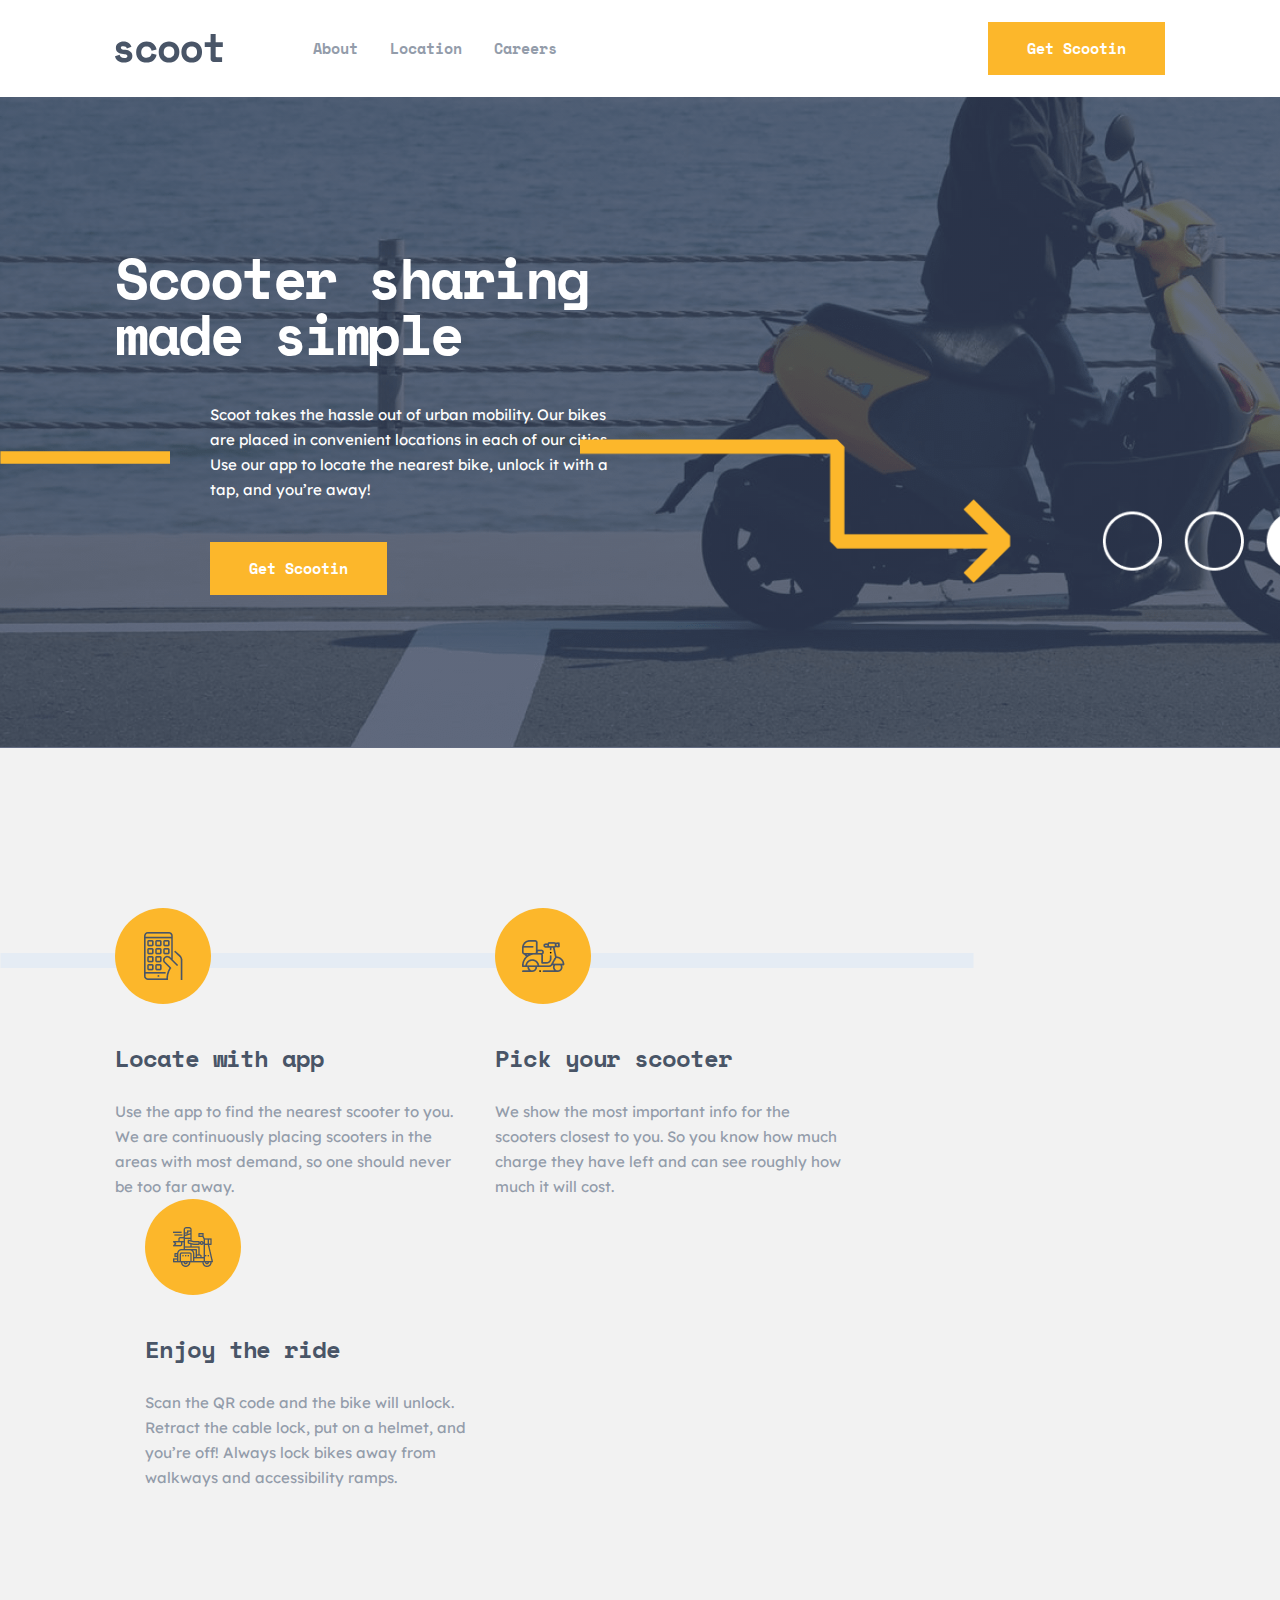
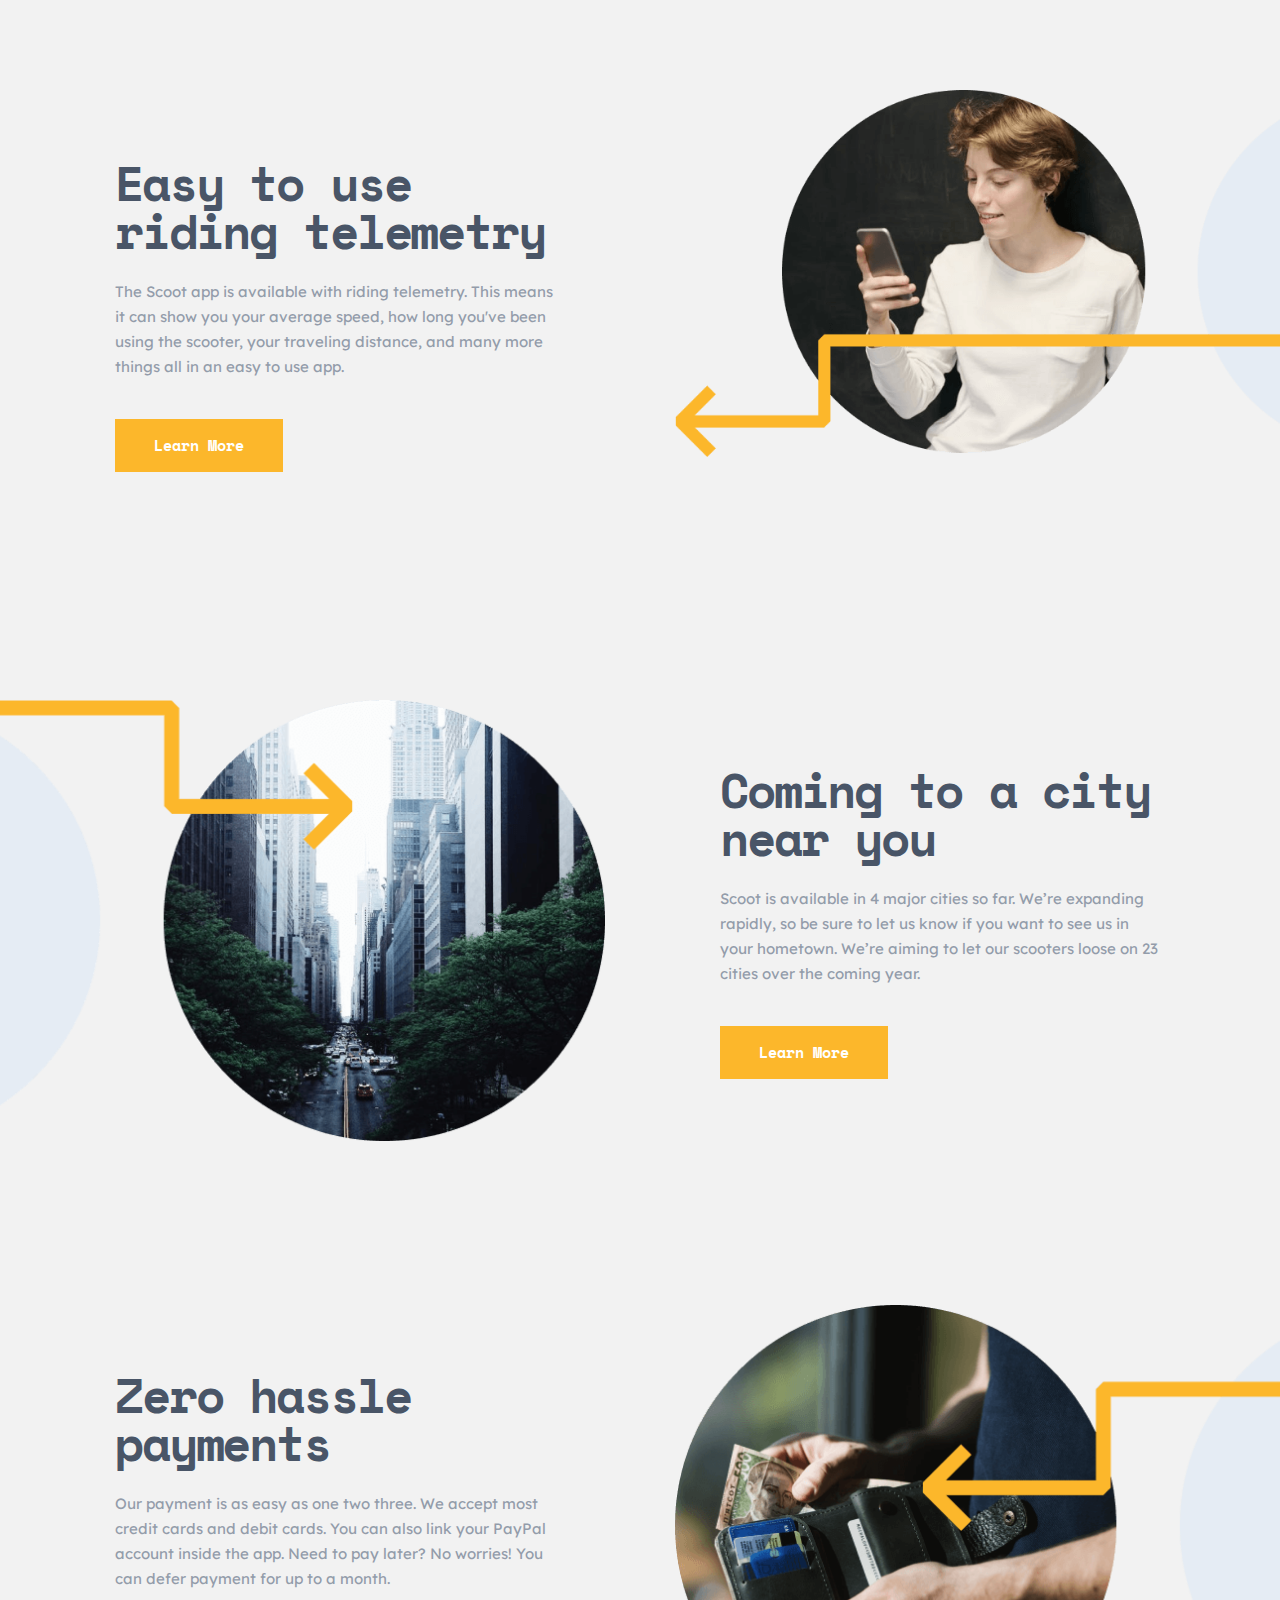
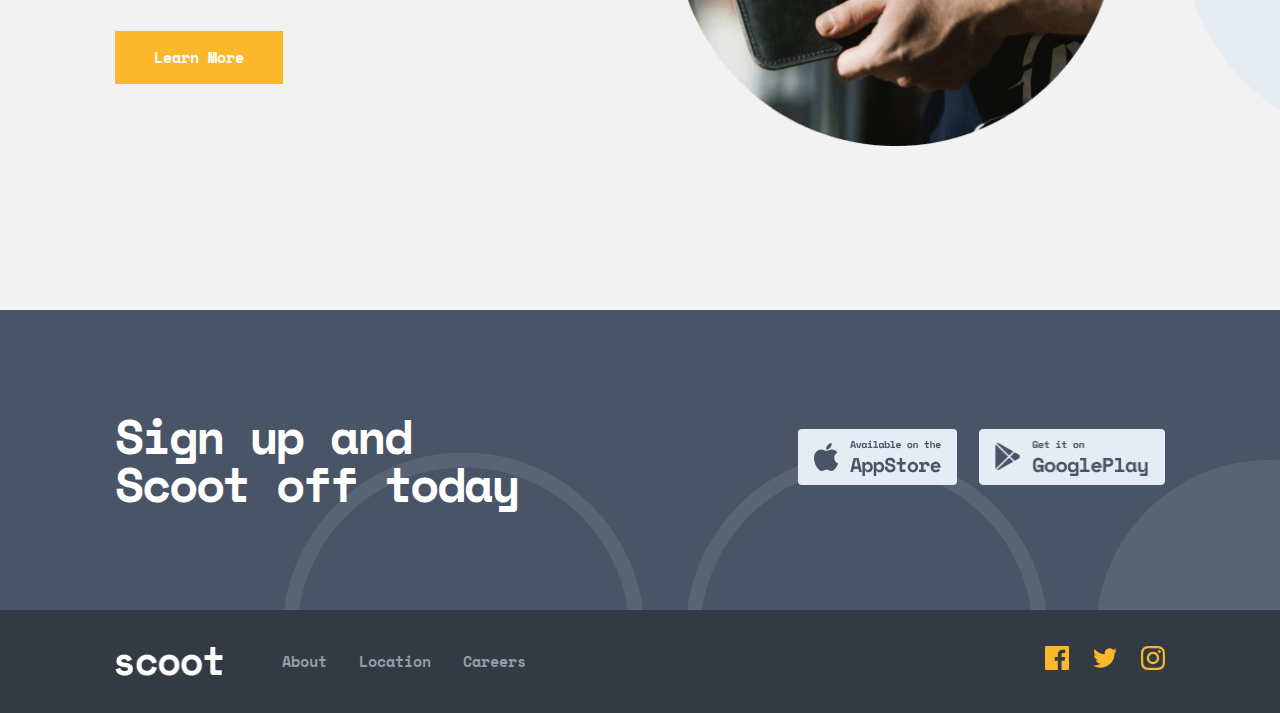
<file: index.html>
<!DOCTYPE html>
<html lang="en">
<head>
  <meta charset="UTF-8">
  <meta http-equiv="X-UA-Compatible" content="IE=edge">
  <meta name="viewport" content="width=device-width, initial-scale=1.0">
  <title>Scoot</title>
  <link rel="stylesheet" href="css/normalize.min.css">
  <link rel="stylesheet" href="css/main.css">
</head>
<body>
  <!-- HEADER  -->
  <header class="site-header">
    <nav class="site-nav">
      <div class="container site-nav-container">
        <a class="logo">
          <img src="img/logo.svg" alt="Logo image" width="108" height="29">
        </a>
        
      <button class="gamburger"></button>

        <ul class="nav-list list">
          <li class="nav-item">
            <a class="nav-link" href="about.html">About</a>
          </li>
  
          <li class="nav-item">
            <a class="nav-link" href="location.html">Location</a>
          </li>
          
          <li class="nav-item">
            <a class="nav-link" href="careers.html">Careers</a>
          </li>
        </ul>
  
        <a class="nav-get-scotin button" href="#">Get Scootin</a>
      </div>
    </nav>
  </header>
  <!-- HEADER END -->

  <!-- HERO  -->
  <div class="hero-section">
    <div class="container home-hero-container">
      <div class="hero-info">
        <h1 class="hero-heading">
          Scooter sharing made simple
        </h1>
        <p class="hero-text">
          Scoot takes the hassle out of urban mobility. Our bikes are placed in convenient locations in each of our cities. Use our app to locate the nearest bike, unlock it with a tap, and you’re away!
        </p>
        <a class="hero-link button"  href="#">Get Scootin</a>
      </div>
    </div>
  </div>
  <!-- HERO END  -->

  <!-- MAIN -->
  <main class="home-main">
    <!-- our conveniences -->
    <section class="our-conveniences">
      <div class="container conveniences-container">
        <h2 class="visually-hidden">Our conveniences</h2>
        <div class="conveniences-item app">
          <h3 class="conveniences-title">Locate with app</h3>
          <p class="conveniences-text">
            Use the app to find the nearest scooter to you. We are continuously placing scooters in the areas with most demand, so one should never be too far away. 
          </p>
        </div>

        <div class="conveniences-item scooter">
          <h3 class="conveniences-title">Pick your scooter</h3>
          <p class="conveniences-text">
            We show the most important info for the scooters closest to you. So you know how much charge they have left and can see roughly how much it will cost.
          </p>
        </div>

        <div class="conveniences-item ride">
          <h3 class="conveniences-title">Enjoy the ride</h3>
          <p class="conveniences-text">
            Scan the QR code and the bike will unlock. Retract the cable lock, put on a helmet, and you’re off! Always lock bikes away from walkways and accessibility ramps.
          </p>
        </div>
      </div>
    </section>
    <!-- our conveniences end  -->

    <!-- our-offer home-offer -->
    <section class="our-offer home-our-offer">
      <div class="container offer-container home-offer-container">
        <h2 class="visually-hidden">Our offers</h2>
        <ul class="offer-list home-offer-list">
          <li class="offer-item home-offer-item easy">
            <div class="offer-wrapper home-offer-wrapper">
              <h3 class="offer-title home-offer-title">Easy to use
                riding telemetry</h3>
              <p class="offer-info home-offer-info">
                The Scoot app is available with riding telemetry. This means it can show you your average speed, how long you've been using the scooter, your traveling distance, and many more things all in an easy to use app.
              </p>
              <a href="" class="offer-link home-offer-link button">Learn More</a>
            </div>
          </li>

          <li class="offer-item home-offer-item coming">
            <div class="offer-wrapper home-offer-wrapper">
              <h3 class="offer-title home-offer-title">Coming to a city near you</h3>
              <p class="offer-info home-offer-info">
                Scoot is available in 4 major cities so far. We’re expanding rapidly, so be sure to let us know if you want to see us in your hometown. We’re aiming to let our scooters loose on 23 cities over the coming year.
              </p>
              <a href="" class="offer-link home-offer-link button">Learn More</a>
            </div>
          </li>

          <li class="offer-item home-offer-item zero">
            <div class="offer-wrapper home-offer-wrapper">
              <h3 class="offer-title home-offer-title">Zero hassle payments</h3>
              <p class="offer-info home-offer-info">
                Our payment is as easy as one two three. We accept most credit cards and debit cards. You can also link your PayPal account inside the app. Need to pay later? No worries! You can defer payment for up to a month.
              </p>
              <a href="" class="offer-link home-offer-link button">Learn More</a>
            </div>
          </li>
        </ul>
      </div>
    </section>
    <!-- our-offer home-offer end  -->
  </main>
  <!-- MAIN END  -->

  <!-- SITE FOOTER -->
  <footer class="site-footer">
    <!-- sign-in-section  -->
    <section class="sign-in-section">
      <div class="container sign-in-container">
        <h2 class="footer-heading">Sign up and Scoot off today</h2>
        <div class="app-box">
          <a class="app-store" href="#">
            <img src="img/app-store.svg" alt="app store" width="159" height="56">
          </a>
          <a class="google-play" href="#">
            <img src="img/google-play.png" alt="google play" width="186" height="56">
          </a>
        </div>
      </div>
    </section>
    <!-- sign-in-section end  -->

    <!-- footer-nav  -->
    <section class="footer-nav">
      <div class="container footer-nav-container">
        <h2 class="visually-hidden">Footer navigation and our social networks</h2>
        <a class="footer-logo" href="index.html">
          <img class="footer-logo-img" src="img/footer-log.png" alt="footer logo image" width="108" height="29">
        </a>
        <ul class="footer-nav-list list">
          <li class="footer-nav-item">
            <a class="footer-nav-link" href="about.html">About</a>
          </li>
  
          <li class="footer-nav-item">
            <a class="footer-nav-link" href="location.html">Location</a>
          </li>
  
          <li class="footer-nav-item">
            <a class="footer-nav-link" href="careers.html">Careers</a>
          </li>
        </ul>
        <div class="social-networks">
          <a href="#" class="social-network">
            <svg class="social-network" width="24" height="24" viewBox="0 0 24 24" fill="none" xmlns="http://www.w3.org/2000/svg">
              <path d="M22.675 0H1.325C0.593 0 0 0.593 0 1.325V22.676C0 23.407 0.593 24 1.325 24H12.82V14.706H9.692V11.084H12.82V8.413C12.82 5.313 14.713 3.625 17.479 3.625C18.804 3.625 19.942 3.724 20.274 3.768V7.008L18.356 7.009C16.852 7.009 16.561 7.724 16.561 8.772V11.085H20.148L19.681 14.707H16.561V24H22.677C23.407 24 24 23.407 24 22.675V1.325C24 0.593 23.407 0 22.675 0Z" fill="#FCB72B"/>
            </svg>
          </a>
          <a href="#" class="social-network">
            <svg class="social-network" width="24" height="20" viewBox="0 0 24 20" fill="none" xmlns="http://www.w3.org/2000/svg">
              <path d="M24 2.557C23.117 2.949 22.168 3.213 21.172 3.332C22.189 2.723 22.97 1.758 23.337 0.608001C22.386 1.172 21.332 1.582 20.21 1.803C19.313 0.846001 18.032 0.248001 16.616 0.248001C13.437 0.248001 11.101 3.214 11.819 6.293C7.728 6.088 4.1 4.128 1.671 1.149C0.381 3.362 1.002 6.257 3.194 7.723C2.388 7.697 1.628 7.476 0.965 7.107C0.911 9.388 2.546 11.522 4.914 11.997C4.221 12.185 3.462 12.229 2.69 12.081C3.316 14.037 5.134 15.46 7.29 15.5C5.22 17.123 2.612 17.848 0 17.54C2.179 18.937 4.768 19.752 7.548 19.752C16.69 19.752 21.855 12.031 21.543 5.106C22.505 4.411 23.34 3.544 24 2.557Z" fill="#FCB72B"/>
            </svg>
          </a>
          <a href="#" class="social-network">
            <svg width="24" height="24" viewBox="0 0 24 24" fill="none" xmlns="http://www.w3.org/2000/svg">
              <path fill-rule="evenodd" clip-rule="evenodd" d="M12 0C8.741 0 8.333 0.014 7.053 0.072C2.695 0.272 0.273 2.69 0.073 7.052C0.014 8.333 0 8.741 0 12C0 15.259 0.014 15.668 0.072 16.948C0.272 21.306 2.69 23.728 7.052 23.928C8.333 23.986 8.741 24 12 24C15.259 24 15.668 23.986 16.948 23.928C21.302 23.728 23.73 21.31 23.927 16.948C23.986 15.668 24 15.259 24 12C24 8.741 23.986 8.333 23.928 7.053C23.732 2.699 21.311 0.273 16.949 0.073C15.668 0.014 15.259 0 12 0ZM12 2.163C15.204 2.163 15.584 2.175 16.85 2.233C20.102 2.381 21.621 3.924 21.769 7.152C21.827 8.417 21.838 8.797 21.838 12.001C21.838 15.206 21.826 15.585 21.769 16.85C21.62 20.075 20.105 21.621 16.85 21.769C15.584 21.827 15.206 21.839 12 21.839C8.796 21.839 8.416 21.827 7.151 21.769C3.891 21.62 2.38 20.07 2.232 16.849C2.174 15.584 2.162 15.205 2.162 12C2.162 8.796 2.175 8.417 2.232 7.151C2.381 3.924 3.896 2.38 7.151 2.232C8.417 2.175 8.796 2.163 12 2.163ZM5.838 12C5.838 8.597 8.597 5.838 12 5.838C15.403 5.838 18.162 8.597 18.162 12C18.162 15.404 15.403 18.163 12 18.163C8.597 18.163 5.838 15.403 5.838 12ZM12 16C9.791 16 8 14.21 8 12C8 9.791 9.791 8 12 8C14.209 8 16 9.791 16 12C16 14.21 14.209 16 12 16ZM16.965 5.595C16.965 4.8 17.61 4.155 18.406 4.155C19.201 4.155 19.845 4.8 19.845 5.595C19.845 6.39 19.201 7.035 18.406 7.035C17.61 7.035 16.965 6.39 16.965 5.595Z" fill="#FCB72B"/>
            </svg>
          </a>
        </div>
      </div>
    </section>
    <!-- footer-nav end  -->
  </footer>
  <!-- SITE FOOTER END  -->

  <script src="js/main.js"></script>
</body>
</html>
</file>
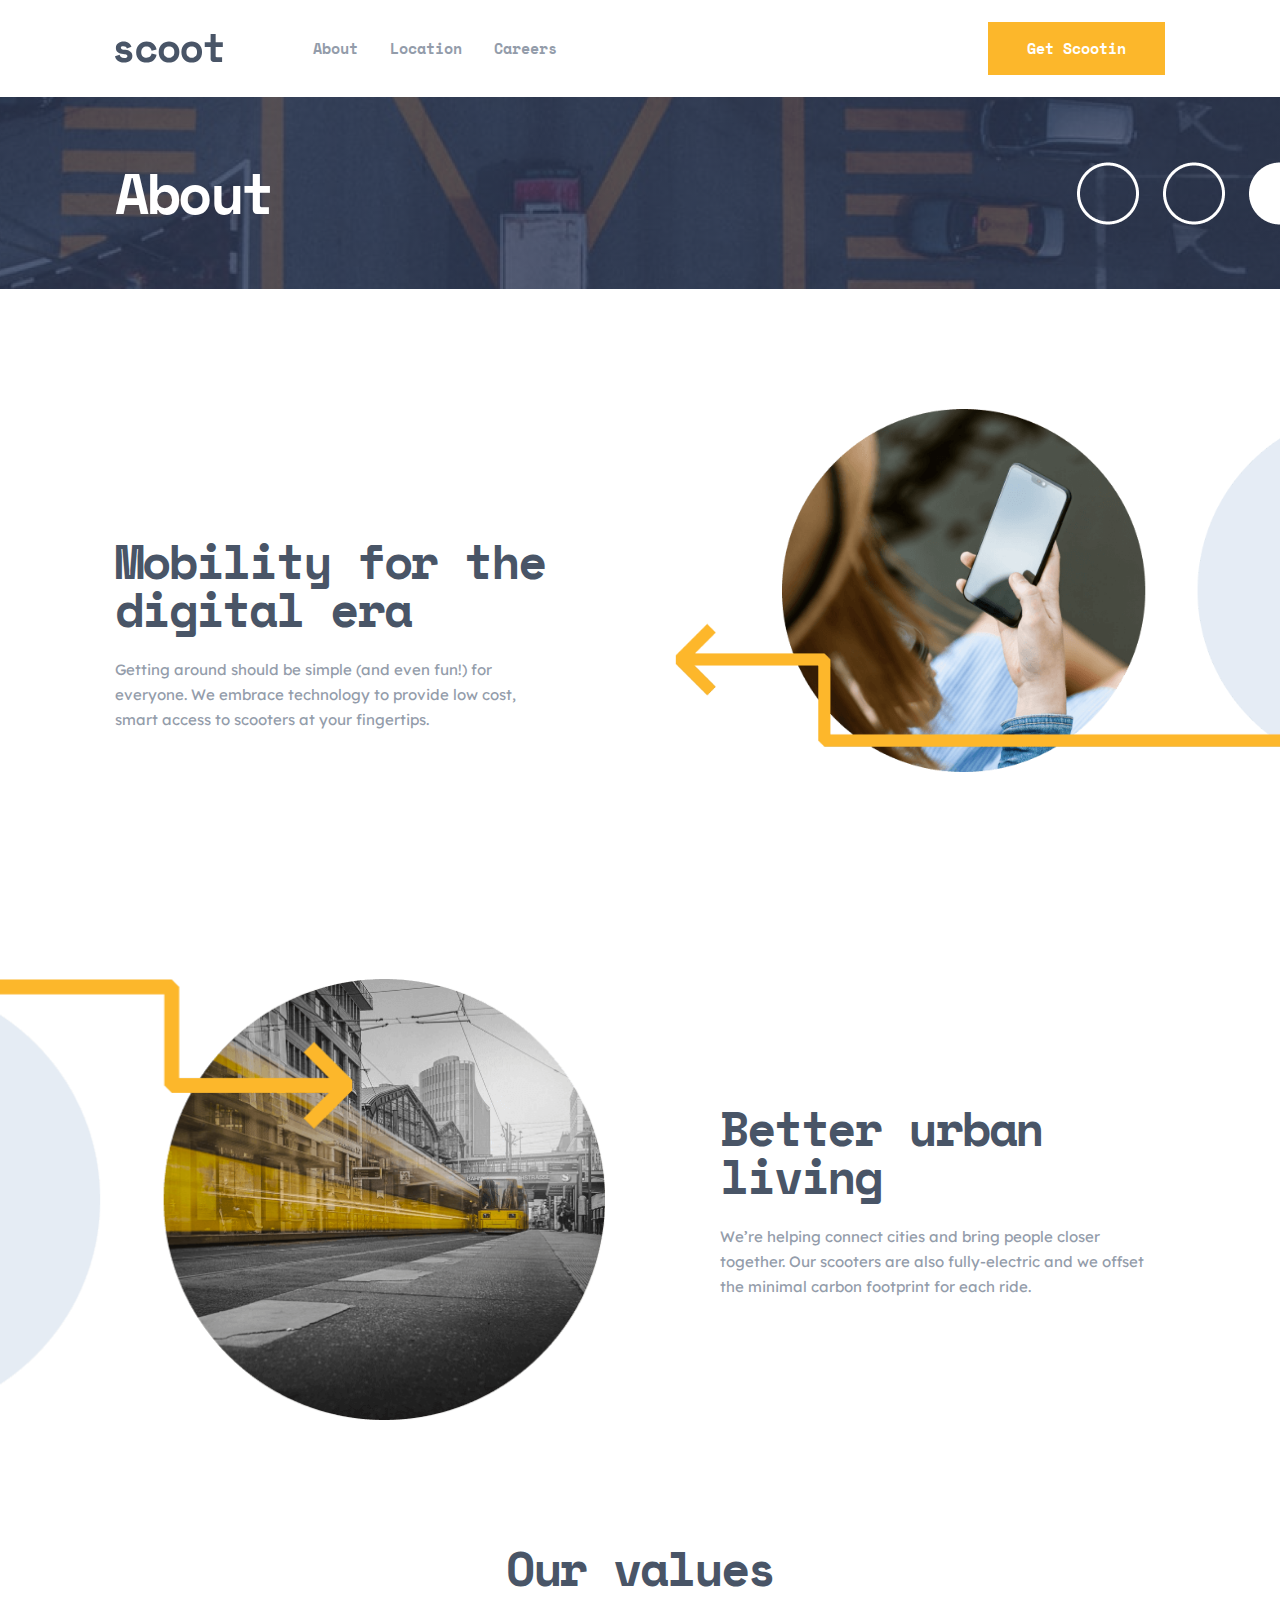
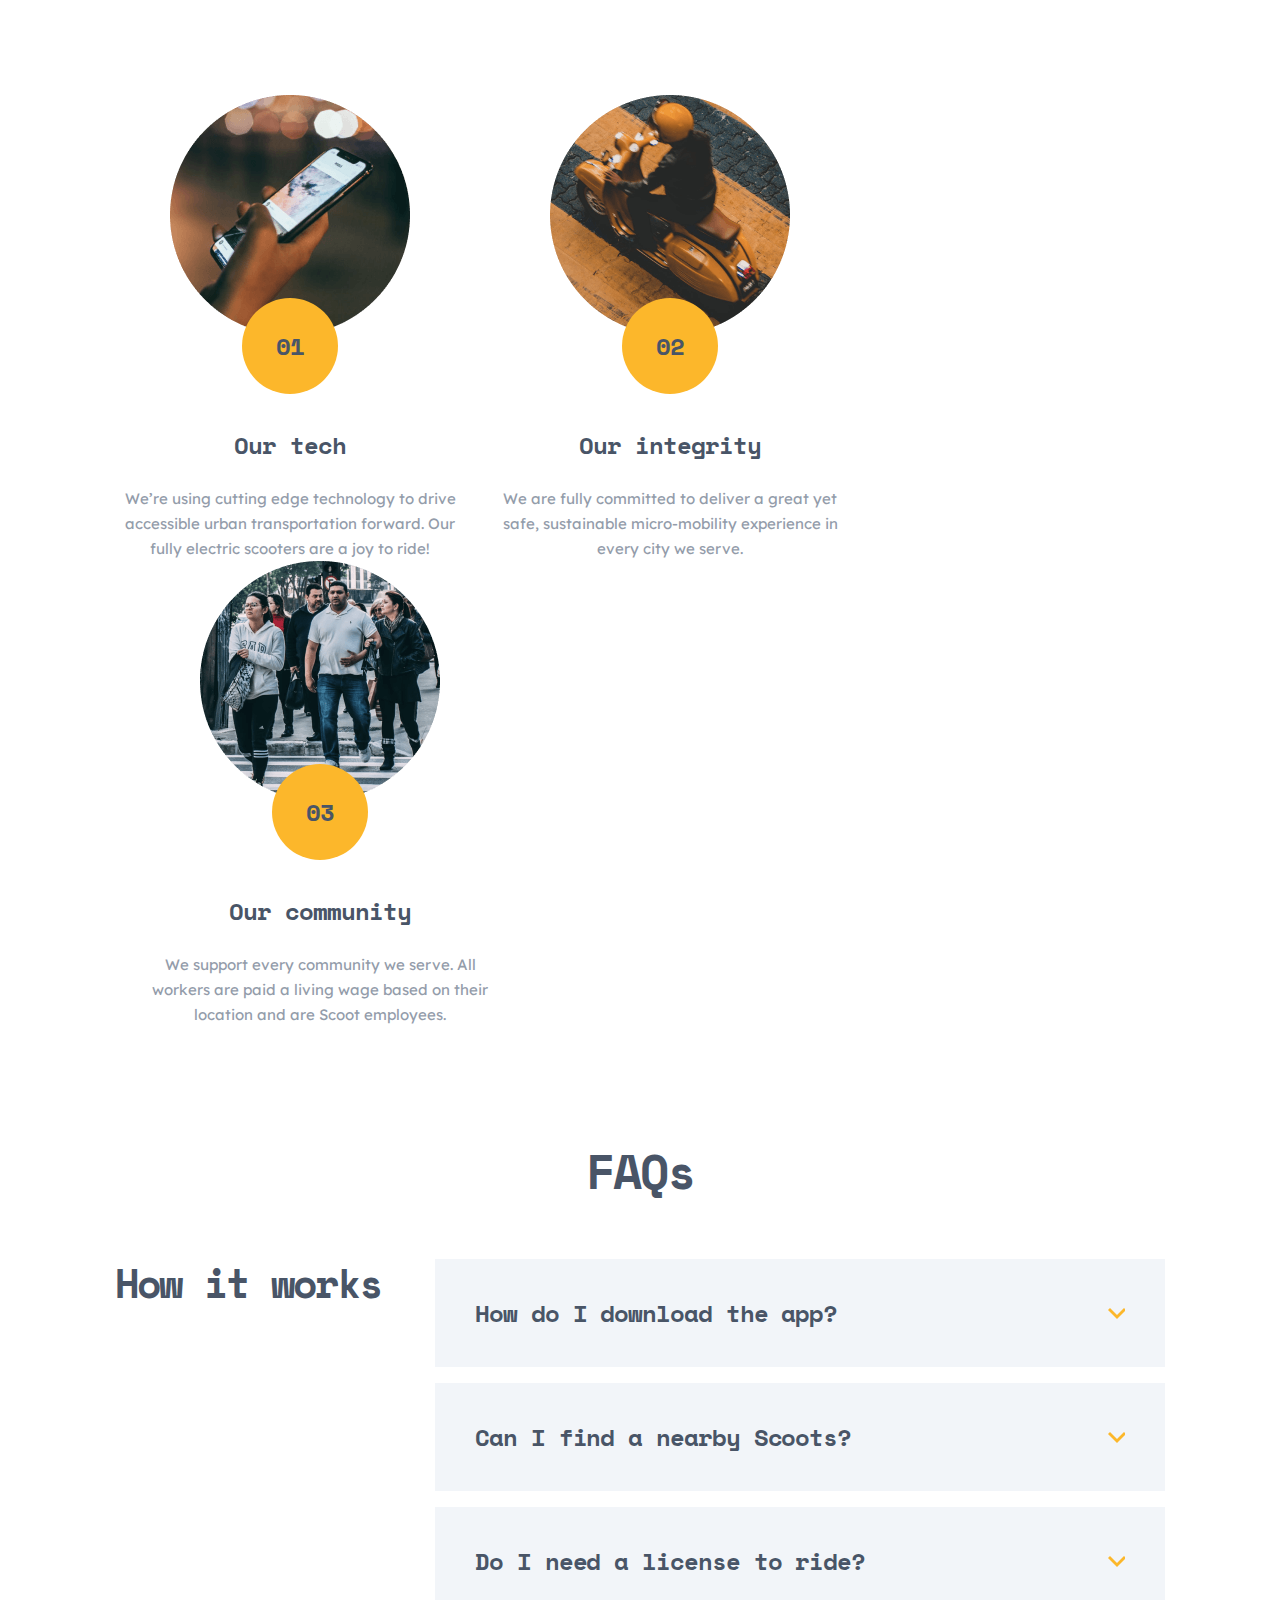
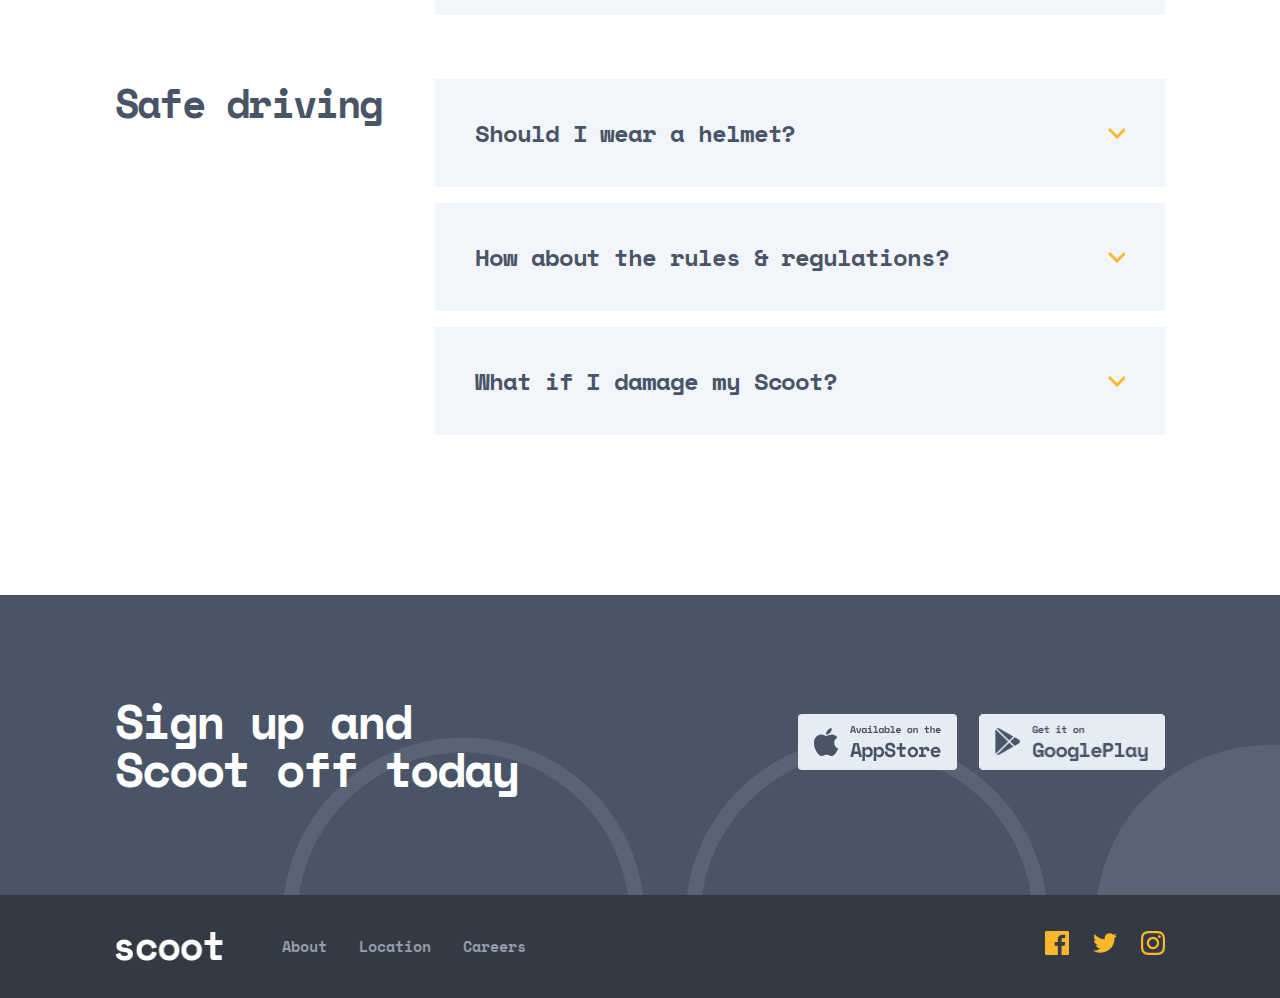
<file: about.html>
<!DOCTYPE html>
<html lang="en">
<head>
    <meta charset="UTF-8">
    <meta http-equiv="X-UA-Compatible" content="IE=edge">
    <meta name="viewport" content="width=device-width, initial-scale=1.0">
    <title>About</title>
    <link rel="stylesheet" href="css/normalize.min.css">
    <link rel="stylesheet" href="css/main.css">
</head>
<body>
  <!-- HEADER  -->
  <header class="site-header">
    <nav class="site-nav">
      <div class="container site-nav-container">
        <a class="logo" href="index.html">
          <img src="img/logo.svg" alt="Logo image" width="108" height="29">
        </a>
        
        <button class="gamburger"></button>
        
        <ul class="nav-list list">
          <li class="nav-item">
            <a class="nav-link" href="about.html">About</a>
          </li>
  
          <li class="nav-item">
            <a class="nav-link" href="location.html">Location</a>
          </li>
          
          <li class="nav-item">
            <a class="nav-link" href="careers.html">Careers</a>
          </li>
        </ul>
  
        <a class="nav-get-scotin button" href="#">Get Scootin</a>
      </div>
    </nav>
  </header>
  <!-- HEADER END -->

  <!-- HERO -->
  <div class="hero-box about-hero-box">
    <div class="container hero-container about-hero-container">
      <h1 class="hero-title about-hero-title">About</h1>
    </div>
  </div>
  <!-- HERO END  -->

  <!-- MAIN -->
  <main>
    <!-- our-offer  about-our-offer-->
    <section class="our-offer about-our-offer">
      <div class="container offer-container about-offer-container">
        <h2 class="visually-hidden">Our offers</h2>
        <ul class="offer-list about-offer-list">
          <li class="offer-item about-offer-item Mobility">
            <div class="offer-wrapper about-offer-wrapper">
              <h3 class="offer-title about-offer-title">Mobility for the digital era</h3>
              <p class="offer-info about-offer-info">
                Getting around should be simple (and even fun!) for everyone. We embrace technology to provide low cost, smart access to scooters at your fingertips.
              </p>
            </div>
          </li>

          <li class="offer-item about-offer-item Better">
            <div class="offer-wrapper about-offer-wrapper">
              <h3 class="offer-title about-offer-title">Better urban living</h3>
              <p class="offer-info about-offer-info">
                We’re helping connect cities and bring people closer together. Our scooters are also fully-electric and we offset the minimal carbon footprint for each ride.
              </p>
            </div>
          </li>
        </ul>
      </div>
    </section>

    <!-- our-features about-our-feature -->
    <section class="our-features about-our-features">
      <div class="container features-container our-features-container">
        <h2 class="features-title about-features-title">Our values </h2>
        <ul class="features-list about-features-list list">
          <li class="feature-item about-features-list tech">
            <span class="feature-number about-feature-number">01</span>
            <h3 class="feature-name about-feature-name">Our tech</h3>
            <p class="feature-text about-feature-text">We’re using cutting edge technology to drive accessible urban transportation forward. Our fully electric scooters are a joy to ride!</p>
          </li>

          <li class="feature-item about-features-list integrity">
            <span class="feature-number about-feature-number">02</span>
            <h3 class="feature-name about-feature-name">Our integrity</h3>
            <p class="feature-text about-feature-text">We are fully committed to deliver a great yet safe, sustainable micro-mobility experience in every city we serve.</p>
          </li>

          <li class="feature-item about-features-list community">
            <span class="feature-number about-feature-number">03</span>
            <h3 class="feature-name about-feature-name">Our community</h3>
            <p class="feature-text about-feature-text">We support every community we serve. All workers are paid a living wage based on their location and are Scoot employees.</p>
          </li>
        </ul>
      </div>
    </section>

    <!-- FAQS -->
    <section class="about-faqs-section">
      <div class="container about-faqs-container">
        <h2 class="about-section-title about-faqs-title">FAQs</h2>
        <section class="about-faqs-item">
          <h3 class="about-faq-name">How it works</h3>
          <div class="about-faqs-wrapper">
            <div class="about-faq-data">
              <h4 class="about-data-name">How do I download the app?</h4>
              <p class="about-data-text app">
                To download the Scoot app, you can search “Scoot” in both the App and Google Play stores. An even simpler way to do it would be to click the relevant link at the bottom of this page and you’ll be re-directed to the correct page.
              </p>
              <button class="dropdown-button" id="app" onclick="dropdown('app')"></button>
            </div>
            <div class="about-faq-data">
              <h4 class="about-data-name">Can I find a nearby Scoots?</h4>
              <p class="about-data-text scoot">
                To download the Scoot app, you can search “Scoot” in both the App and Google Play stores. An even simpler way to do it would be to click the relevant link at the bottom of this page and you’ll be re-directed to the correct page.
              </p>
              <button class="dropdown-button" id="scoot" onclick="dropdown('scoot')"></button>
            </div>
            <div class="about-faq-data">
              <h4 class="about-data-name">Do I need a license to ride?</h4>
              <p class="about-data-text ride">
                To download the Scoot app, you can search “Scoot” in both the App and Google Play stores. An even simpler way to do it would be to click the relevant link at the bottom of this page and you’ll be re-directed to the correct page.
              </p>
              <button class="dropdown-button" id="ride" onclick="dropdown('ride')"></button>
            </div>
          </div>
        </section>
        <section class="about-faqs-item">
          <h3 class="about-faq-name">Safe driving</h3>
          <div class="about-faqs-wrapper">
            <div class="about-faq-data">
              <h4 class="about-data-name">Should I wear a helmet?</h4>
              <p class="about-data-text helmet">
                Yes, please do! All cities have different laws. But we strongly strongly strongly recommend always wearing a helmet regardless of the local laws. We like you and we want you to be as safe as possible while Scooting.
              </p>
              <button class="dropdown-button" id="helmet" onclick="dropdown('helmet')"></button>
            </div>
            <div class="about-faq-data">
              <h4 class="about-data-name">How about the rules & regulations?</h4>
              <p class="about-data-text rules">
                Yes, please do! All cities have different laws. But we strongly strongly strongly recommend always wearing a helmet regardless of the local laws. We like you and we want you to be as safe as possible while Scooting.
              </p>
              <button class="dropdown-button" id="rules" onclick="dropdown('rules')"></button>
            </div>
            <div class="about-faq-data">
              <h4 class="about-data-name">What if I damage my Scoot?</h4>
              <p class="about-data-text damage">
                Yes, please do! All cities have different laws. But we strongly strongly strongly recommend always wearing a helmet regardless of the local laws. We like you and we want you to be as safe as possible while Scooting.
              </p>
              <button class="dropdown-button" id="damage" onclick="dropdown('damage')"></button>
            </div>
          </div>
        </section>
      </div>
    </section>
  </main>
  <!-- MAIN END  -->

  <!-- SITE FOOTER -->
  <footer class="site-footer">
    <!-- sign-in-section -->
    <section class="sign-in-section">
      <div class="container sign-in-container">
        <h2 class="footer-heading">Sign up and Scoot off today</h2>
        <div class="app-box">
          <a class="app-store" href="#">
            <img src="img/app-store.svg" alt="app store" width="159" height="56">
          </a>
          <a class="google-play" href="#">
            <img src="img/google-play.png" alt="google play" width="186" height="56">
          </a>
        </div>
      </div>
    </section>

    <!-- footer-nav -->
    <section class="footer-nav">
      <div class="container footer-nav-container">
        <h2 class="visually-hidden">Footer navigation and our social networks</h2>
        <a class="footer-logo" href="index.html">
          <img class="footer-logo-img" src="img/footer-log.png" alt="footer logo image" width="108" height="29">
        </a>
        <ul class="footer-nav-list list">
          <li class="footer-nav-item">
            <a class="footer-nav-link" href="about.html">About</a>
          </li>
  
          <li class="footer-nav-item">
            <a class="footer-nav-link" href="location.html">Location</a>
          </li>
  
          <li class="footer-nav-item">
            <a class="footer-nav-link" href="careers.html">Careers</a>
          </li>
        </ul>
        <div class="social-networks">
          <a href="#" class="social-network">
            <svg class="social-network" width="24" height="24" viewBox="0 0 24 24" fill="none" xmlns="http://www.w3.org/2000/svg">
              <path d="M22.675 0H1.325C0.593 0 0 0.593 0 1.325V22.676C0 23.407 0.593 24 1.325 24H12.82V14.706H9.692V11.084H12.82V8.413C12.82 5.313 14.713 3.625 17.479 3.625C18.804 3.625 19.942 3.724 20.274 3.768V7.008L18.356 7.009C16.852 7.009 16.561 7.724 16.561 8.772V11.085H20.148L19.681 14.707H16.561V24H22.677C23.407 24 24 23.407 24 22.675V1.325C24 0.593 23.407 0 22.675 0Z" fill="#FCB72B"/>
            </svg>
          </a>
          <a href="#" class="social-network">
            <svg class="social-network" width="24" height="20" viewBox="0 0 24 20" fill="none" xmlns="http://www.w3.org/2000/svg">
              <path d="M24 2.557C23.117 2.949 22.168 3.213 21.172 3.332C22.189 2.723 22.97 1.758 23.337 0.608001C22.386 1.172 21.332 1.582 20.21 1.803C19.313 0.846001 18.032 0.248001 16.616 0.248001C13.437 0.248001 11.101 3.214 11.819 6.293C7.728 6.088 4.1 4.128 1.671 1.149C0.381 3.362 1.002 6.257 3.194 7.723C2.388 7.697 1.628 7.476 0.965 7.107C0.911 9.388 2.546 11.522 4.914 11.997C4.221 12.185 3.462 12.229 2.69 12.081C3.316 14.037 5.134 15.46 7.29 15.5C5.22 17.123 2.612 17.848 0 17.54C2.179 18.937 4.768 19.752 7.548 19.752C16.69 19.752 21.855 12.031 21.543 5.106C22.505 4.411 23.34 3.544 24 2.557Z" fill="#FCB72B"/>
            </svg>
          </a>
          <a href="#" class="social-network">
            <svg width="24" height="24" viewBox="0 0 24 24" fill="none" xmlns="http://www.w3.org/2000/svg">
              <path fill-rule="evenodd" clip-rule="evenodd" d="M12 0C8.741 0 8.333 0.014 7.053 0.072C2.695 0.272 0.273 2.69 0.073 7.052C0.014 8.333 0 8.741 0 12C0 15.259 0.014 15.668 0.072 16.948C0.272 21.306 2.69 23.728 7.052 23.928C8.333 23.986 8.741 24 12 24C15.259 24 15.668 23.986 16.948 23.928C21.302 23.728 23.73 21.31 23.927 16.948C23.986 15.668 24 15.259 24 12C24 8.741 23.986 8.333 23.928 7.053C23.732 2.699 21.311 0.273 16.949 0.073C15.668 0.014 15.259 0 12 0ZM12 2.163C15.204 2.163 15.584 2.175 16.85 2.233C20.102 2.381 21.621 3.924 21.769 7.152C21.827 8.417 21.838 8.797 21.838 12.001C21.838 15.206 21.826 15.585 21.769 16.85C21.62 20.075 20.105 21.621 16.85 21.769C15.584 21.827 15.206 21.839 12 21.839C8.796 21.839 8.416 21.827 7.151 21.769C3.891 21.62 2.38 20.07 2.232 16.849C2.174 15.584 2.162 15.205 2.162 12C2.162 8.796 2.175 8.417 2.232 7.151C2.381 3.924 3.896 2.38 7.151 2.232C8.417 2.175 8.796 2.163 12 2.163ZM5.838 12C5.838 8.597 8.597 5.838 12 5.838C15.403 5.838 18.162 8.597 18.162 12C18.162 15.404 15.403 18.163 12 18.163C8.597 18.163 5.838 15.403 5.838 12ZM12 16C9.791 16 8 14.21 8 12C8 9.791 9.791 8 12 8C14.209 8 16 9.791 16 12C16 14.21 14.209 16 12 16ZM16.965 5.595C16.965 4.8 17.61 4.155 18.406 4.155C19.201 4.155 19.845 4.8 19.845 5.595C19.845 6.39 19.201 7.035 18.406 7.035C17.61 7.035 16.965 6.39 16.965 5.595Z" fill="#FCB72B"/>
            </svg>
          </a>
        </div>
      </div>
    </section>
  </footer>
  <!-- SITE FOOTER END  -->
  <script src="js/main.js"></script>
</body>
</html>
</file>
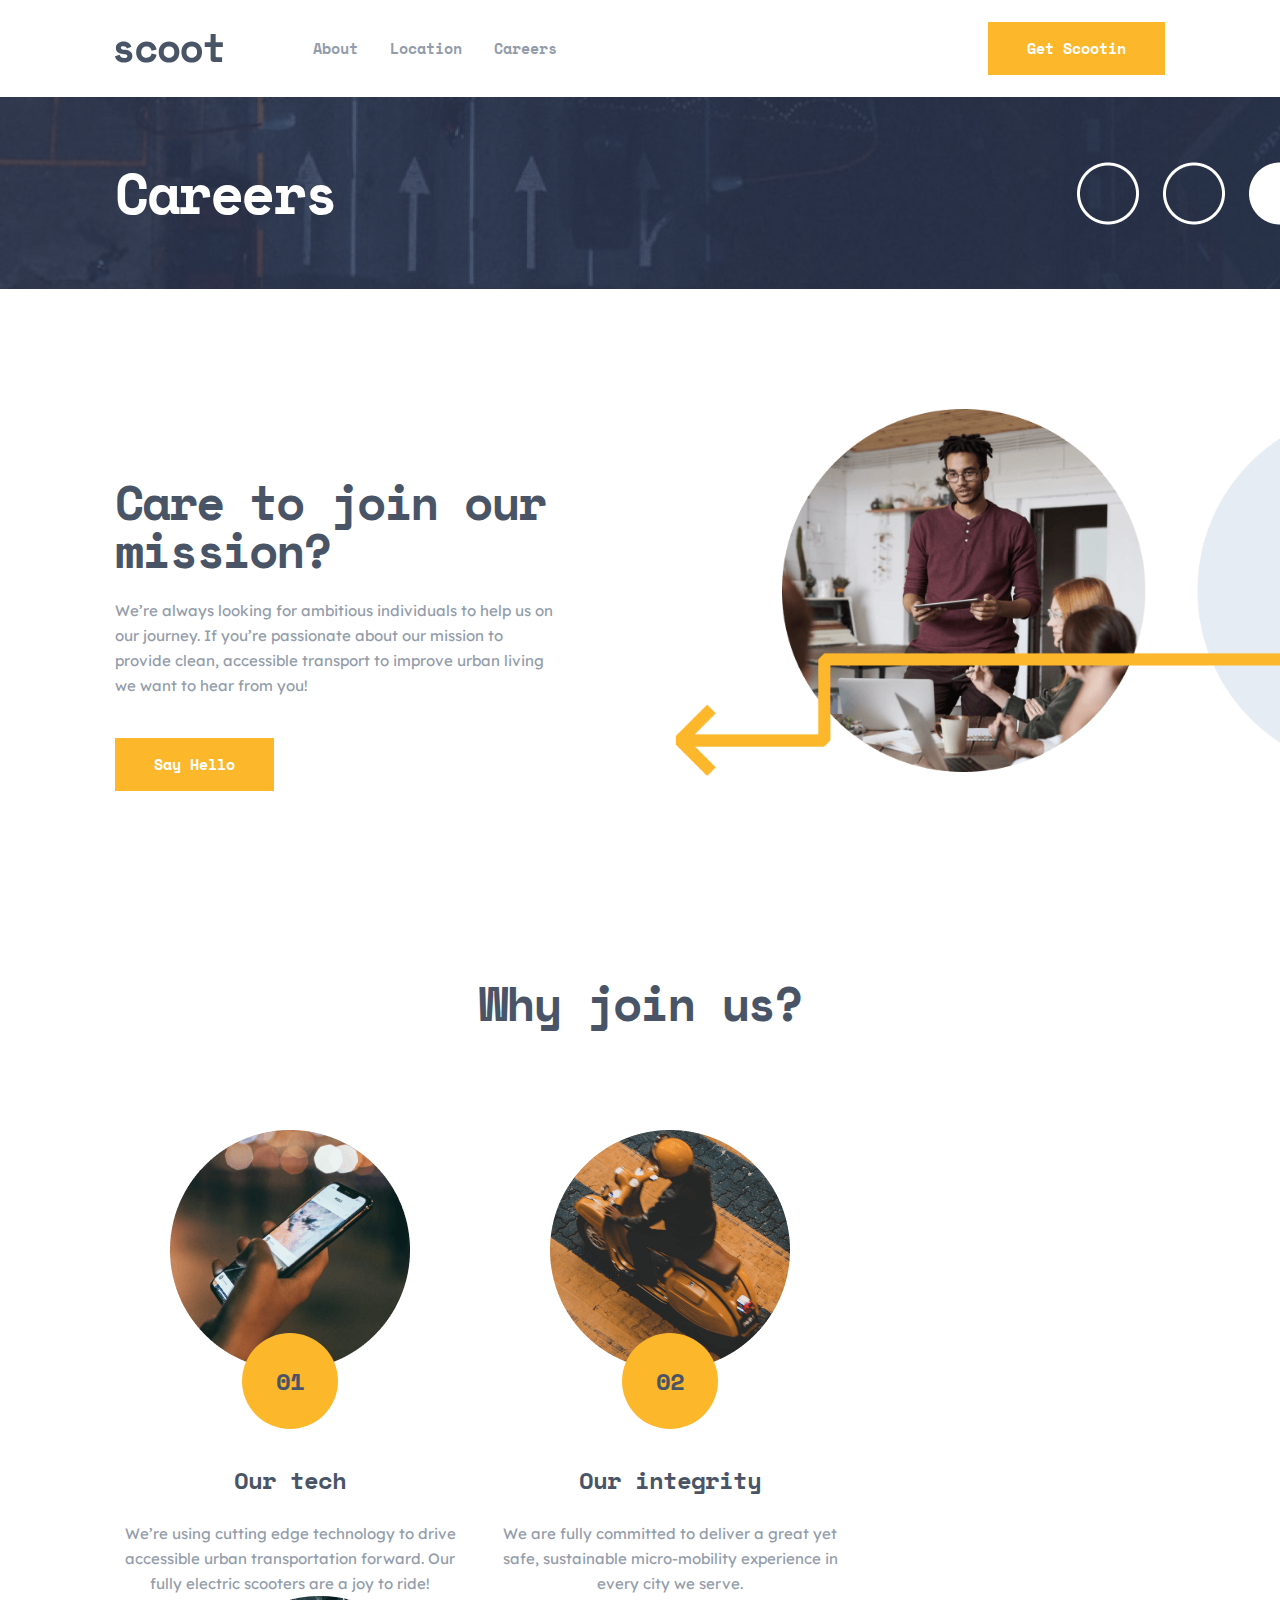
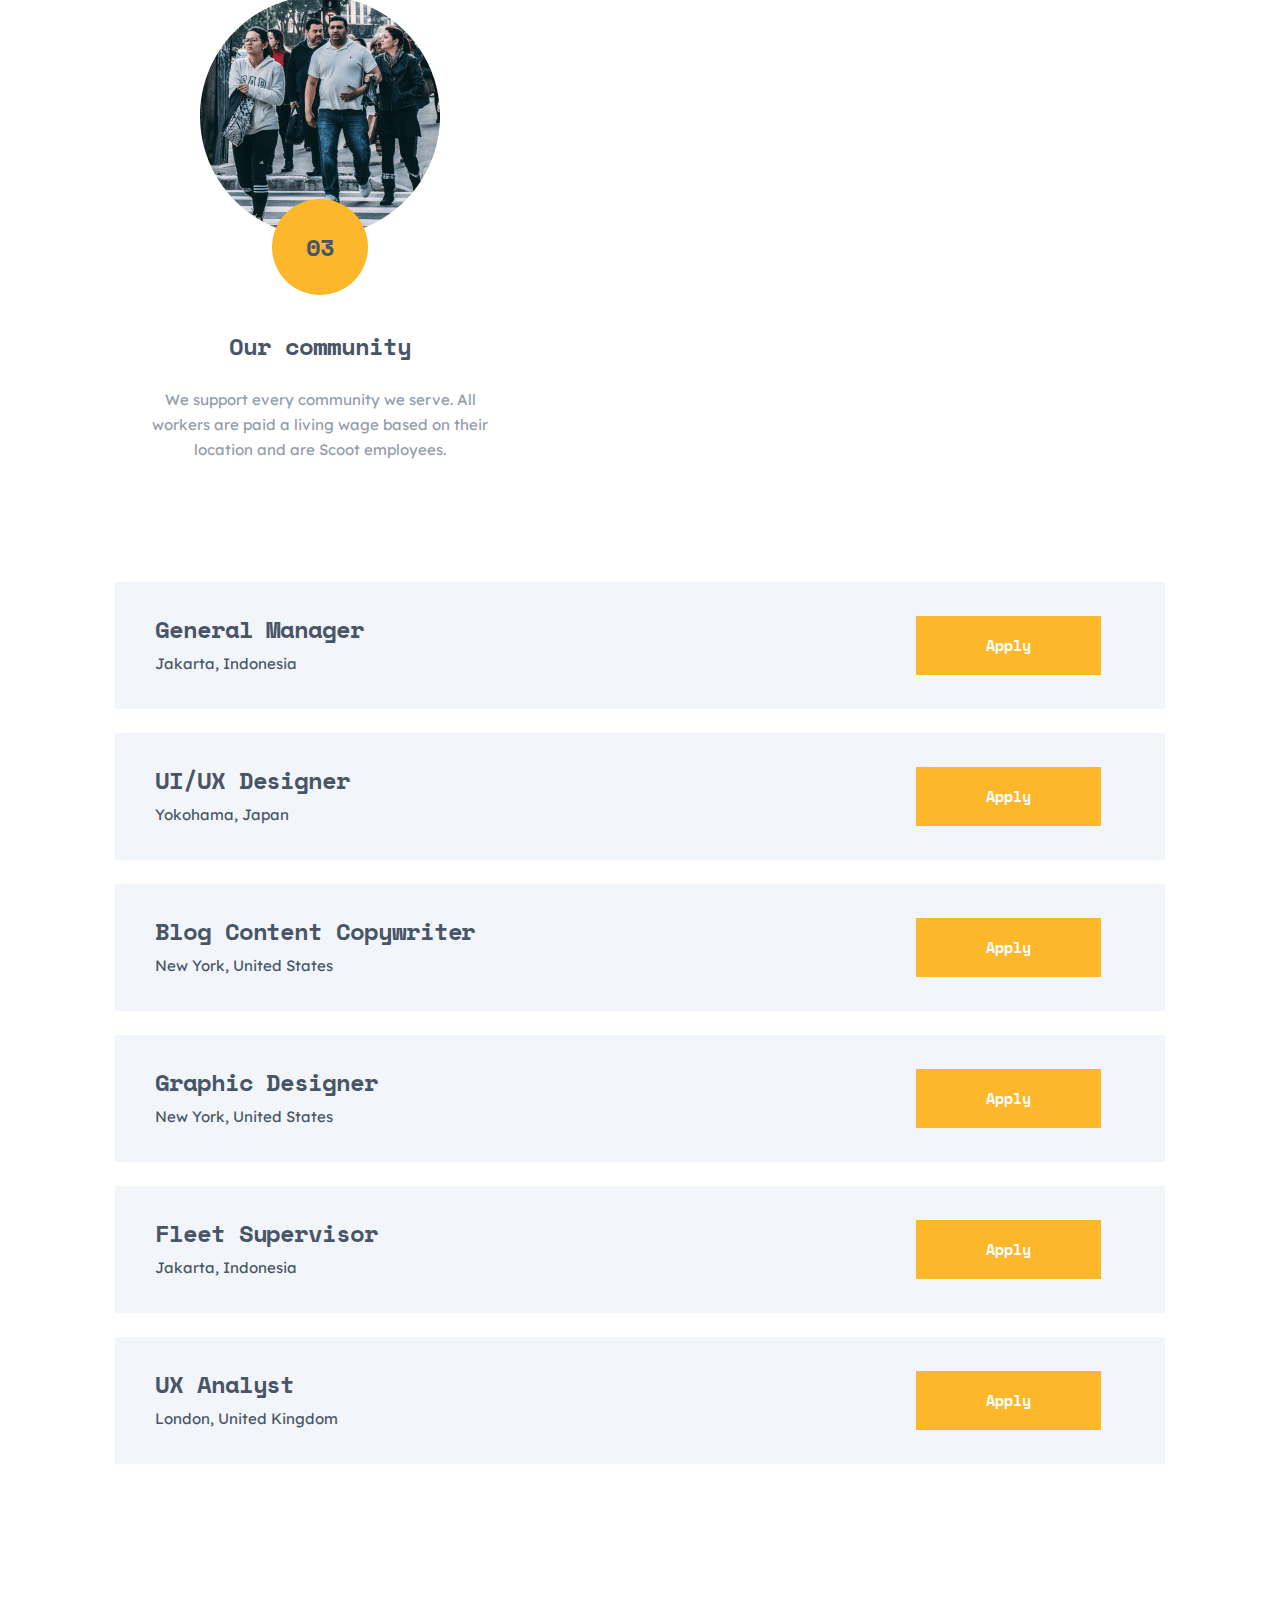
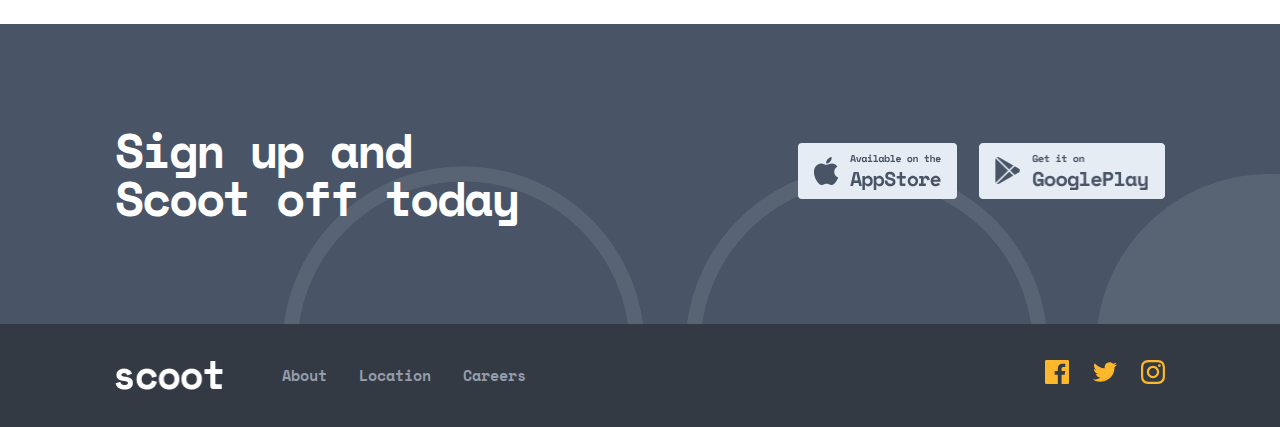
<file: careers.html>
<!DOCTYPE html>
<html lang="en">
<head>
    <meta charset="UTF-8">
    <meta http-equiv="X-UA-Compatible" content="IE=edge">
    <meta name="viewport" content="width=device-width, initial-scale=1.0">
    <title>Careers</title>
    <link rel="stylesheet" href="css/normalize.min.css">
    <link rel="stylesheet" href="css/main.css">
</head>
<body>
  <!-- HEADER  -->
  <header class="site-header">
    <nav class="site-nav">
      <div class="container site-nav-container">
        <a class="logo" href="index.html">
          <img src="img/logo.svg" alt="Logo image" width="108" height="29">
        </a>

        <button class="gamburger"></button>
        
        <ul class="nav-list list">
          <li class="nav-item">
            <a class="nav-link" href="about.html">About</a>
          </li>
  
          <li class="nav-item">
            <a class="nav-link" href="location.html">Location</a>
          </li>
          
          <li class="nav-item">
            <a class="nav-link" href="careers.html">Careers</a>
          </li>
        </ul>
  
        <a class="nav-get-scotin button" href="#">Get Scootin</a>
      </div>
    </nav>
  </header>
  <!-- HEADER END -->

  <!-- hero careers-hero -->
  <div class="hero-box careers-hero-box">
    <div class="container hero-container careers-hero-container">
      <h1 class="hero-title careers-hero-title">Careers</h1>
    </div>
  </div>

  <!--careers our-offer -->
  <!-- our-offer  -->
  <section class="our-offer careers-our-offer">
    <div class="container offer-container careers-offer-container">
      <h2 class="visually-hidden">Our offers</h2>
      <ul class="offer-list careers-offer-list">
        <li class="offer-item careers-offer-item mission">
          <div class="offer-wrapper careers-offer-wrapper">
            <h3 class="offer-title careers-offer-title">Care to join our mission?</h3>
            <p class="offer-info careers-offer-info">
                We’re always looking for ambitious individuals to help us on our journey. If you’re passionate about our mission to provide clean, accessible transport to improve urban living we want to hear from you!
            </p>
            <a class="offer-link careers-offer-link button" href="#">Say Hello</a>
          </div>
        </li>
      </ul>
    </div>
  </section>

   <!-- our-features careers-our-feature -->
   <section class="our-features careers-our-features">
    <div class="container features-container our-features-container">
      <h2 class="features-title careers-features-title">Why join us?</h2>
      <ul class="features-list careers-features-list list">
        <li class="feature-item careers-features-list tech">
          <span class="feature-number careers-feature-number">01</span>
          <h3 class="feature-name careers-feature-name">Our tech</h3>
          <p class="feature-text careers-feature-text">We’re using cutting edge technology to drive accessible urban transportation forward. Our fully electric scooters are a joy to ride!</p>
        </li>

        <li class="feature-item careers-features-list integrity">
          <span class="feature-number careers-feature-number">02</span>
          <h3 class="feature-name careers-feature-name">Our integrity</h3>
          <p class="feature-text careers-feature-text">We are fully committed to deliver a great yet safe, sustainable micro-mobility experience in every city we serve.</p>
        </li>

        <li class="feature-item careers-features-list community">
          <span class="feature-number careers-feature-number">03</span>
          <h3 class="feature-name careers-feature-name">Our community</h3>
          <p class="feature-text careers-feature-text">We support every community we serve. All workers are paid a living wage based on their location and are Scoot employees.</p>
        </li>
      </ul>
    </div>
  </section>

  <!-- our service branches -->
  <section class="services-braches">
    <div class="container braches-container">
      <h2 class="visually-hidden">Our services braches</h2>
      <ul class="braches-list">
        <li class="brach-item">
          <div class="brach-info">
            <h3 class="brach-name">General Manager  </h3>
            <p class="brach-location">Jakarta, Indonesia</p>
          </div>
          <a href="" class="apply-link button">Apply</a>
        </li>

        <li class="brach-item">
          <div class="brach-info">
            <h3 class="brach-name">UI/UX Designer</h3>
            <p class="brach-location">Yokohama, Japan</p>
          </div>
          <a href="" class="apply-link button">Apply</a>
        </li>
        
        <li class="brach-item">
          <div class="brach-info">
            <h3 class="brach-name">Blog Content Copywriter</h3>
            <p class="brach-location">New York, United States</p>
          </div>
          <a href="" class="apply-link button">Apply</a>
        </li>

        <li class="brach-item">
          <div class="brach-info">
            <h3 class="brach-name">Graphic Designer</h3>
            <p class="brach-location">New York, United States</p>
          </div>
          <a href="" class="apply-link button">Apply</a>
        </li>

        <li class="brach-item">
          <div class="brach-info">
            <h3 class="brach-name">Fleet Supervisor</h3>
            <p class="brach-location">Jakarta, Indonesia</p>
          </div>
          <a href="" class="apply-link button">Apply</a>
        </li>

        <li class="brach-item">
          <div class="brach-info">
            <h3 class="brach-name">UX Analyst</h3>
            <p class="brach-location">London, United Kingdom</p>
          </div>
          <a href="" class="apply-link button">Apply</a>
        </li>
      </ul>
    </div>
  </section>

  <!-- SITE FOOTER -->
  <footer class="site-footer">
    <section class="sign-in-section">
      <div class="container sign-in-container">
        <h2 class="footer-heading">Sign up and Scoot off today</h2>
        <div class="app-box">
          <a class="app-store" href="#">
            <img src="img/app-store.svg" alt="app store" width="159" height="56">
          </a>
          <a class="google-play" href="#">
            <img src="img/google-play.png" alt="google play" width="186" height="56">
          </a>
        </div>
      </div>
    </section>

    <section class="footer-nav">
      <div class="container footer-nav-container">
        <h2 class="visually-hidden">Footer navigation and our social networks</h2>
        <a class="footer-logo" href="index.html">
          <img class="footer-logo-img" src="img/footer-log.png" alt="footer logo image" width="108" height="29">
        </a>
        <ul class="footer-nav-list list">
          <li class="footer-nav-item">
            <a class="footer-nav-link" href="about.html">About</a>
          </li>
  
          <li class="footer-nav-item">
            <a class="footer-nav-link" href="location.html">Location</a>
          </li>
  
          <li class="footer-nav-item">
            <a class="footer-nav-link" href="careers.html">Careers</a>
          </li>
        </ul>
        <div class="social-networks">
          <a href="#" class="social-network">
            <svg class="social-network" width="24" height="24" viewBox="0 0 24 24" fill="none" xmlns="http://www.w3.org/2000/svg">
              <path d="M22.675 0H1.325C0.593 0 0 0.593 0 1.325V22.676C0 23.407 0.593 24 1.325 24H12.82V14.706H9.692V11.084H12.82V8.413C12.82 5.313 14.713 3.625 17.479 3.625C18.804 3.625 19.942 3.724 20.274 3.768V7.008L18.356 7.009C16.852 7.009 16.561 7.724 16.561 8.772V11.085H20.148L19.681 14.707H16.561V24H22.677C23.407 24 24 23.407 24 22.675V1.325C24 0.593 23.407 0 22.675 0Z" fill="#FCB72B"/>
            </svg>
          </a>
          <a href="#" class="social-network">
            <svg class="social-network" width="24" height="20" viewBox="0 0 24 20" fill="none" xmlns="http://www.w3.org/2000/svg">
              <path d="M24 2.557C23.117 2.949 22.168 3.213 21.172 3.332C22.189 2.723 22.97 1.758 23.337 0.608001C22.386 1.172 21.332 1.582 20.21 1.803C19.313 0.846001 18.032 0.248001 16.616 0.248001C13.437 0.248001 11.101 3.214 11.819 6.293C7.728 6.088 4.1 4.128 1.671 1.149C0.381 3.362 1.002 6.257 3.194 7.723C2.388 7.697 1.628 7.476 0.965 7.107C0.911 9.388 2.546 11.522 4.914 11.997C4.221 12.185 3.462 12.229 2.69 12.081C3.316 14.037 5.134 15.46 7.29 15.5C5.22 17.123 2.612 17.848 0 17.54C2.179 18.937 4.768 19.752 7.548 19.752C16.69 19.752 21.855 12.031 21.543 5.106C22.505 4.411 23.34 3.544 24 2.557Z" fill="#FCB72B"/>
            </svg>
          </a>
          <a href="#" class="social-network">
            <svg width="24" height="24" viewBox="0 0 24 24" fill="none" xmlns="http://www.w3.org/2000/svg">
              <path fill-rule="evenodd" clip-rule="evenodd" d="M12 0C8.741 0 8.333 0.014 7.053 0.072C2.695 0.272 0.273 2.69 0.073 7.052C0.014 8.333 0 8.741 0 12C0 15.259 0.014 15.668 0.072 16.948C0.272 21.306 2.69 23.728 7.052 23.928C8.333 23.986 8.741 24 12 24C15.259 24 15.668 23.986 16.948 23.928C21.302 23.728 23.73 21.31 23.927 16.948C23.986 15.668 24 15.259 24 12C24 8.741 23.986 8.333 23.928 7.053C23.732 2.699 21.311 0.273 16.949 0.073C15.668 0.014 15.259 0 12 0ZM12 2.163C15.204 2.163 15.584 2.175 16.85 2.233C20.102 2.381 21.621 3.924 21.769 7.152C21.827 8.417 21.838 8.797 21.838 12.001C21.838 15.206 21.826 15.585 21.769 16.85C21.62 20.075 20.105 21.621 16.85 21.769C15.584 21.827 15.206 21.839 12 21.839C8.796 21.839 8.416 21.827 7.151 21.769C3.891 21.62 2.38 20.07 2.232 16.849C2.174 15.584 2.162 15.205 2.162 12C2.162 8.796 2.175 8.417 2.232 7.151C2.381 3.924 3.896 2.38 7.151 2.232C8.417 2.175 8.796 2.163 12 2.163ZM5.838 12C5.838 8.597 8.597 5.838 12 5.838C15.403 5.838 18.162 8.597 18.162 12C18.162 15.404 15.403 18.163 12 18.163C8.597 18.163 5.838 15.403 5.838 12ZM12 16C9.791 16 8 14.21 8 12C8 9.791 9.791 8 12 8C14.209 8 16 9.791 16 12C16 14.21 14.209 16 12 16ZM16.965 5.595C16.965 4.8 17.61 4.155 18.406 4.155C19.201 4.155 19.845 4.8 19.845 5.595C19.845 6.39 19.201 7.035 18.406 7.035C17.61 7.035 16.965 6.39 16.965 5.595Z" fill="#FCB72B"/>
            </svg>
          </a>
        </div>
      </div>
    </section>
  </footer>

  <script src="js/main.js"></script>
</body>
</html>
</file>
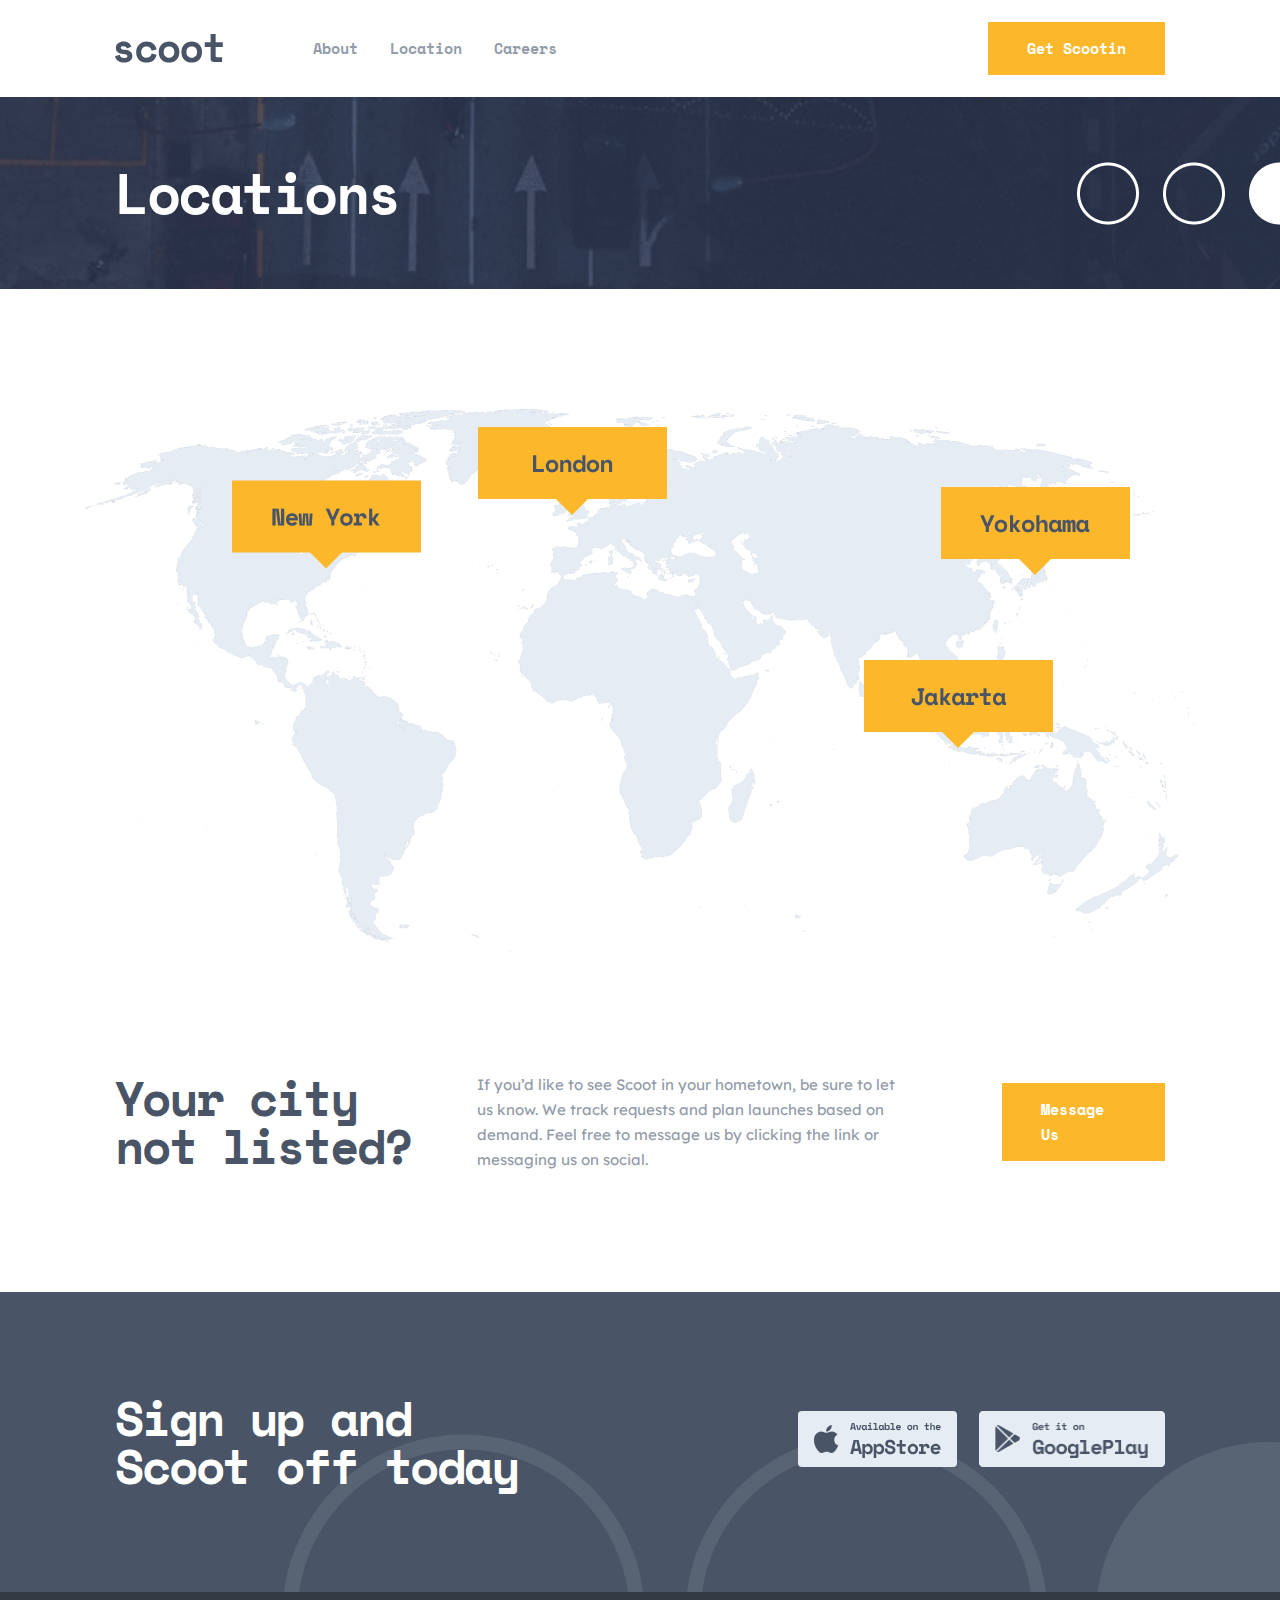
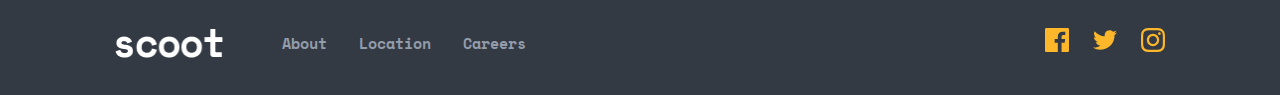
<file: location.html>
<!DOCTYPE html>
<html lang="en">
<head>
    <meta charset="UTF-8">
    <meta http-equiv="X-UA-Compatible" content="IE=edge">
    <meta name="viewport" content="width=device-width, initial-scale=1.0">
    <title>Location</title>
    <link rel="stylesheet" href="css/normalize.min.css">
    <link rel="stylesheet" href="css/main.css">
</head>
<body>
  <!-- HEADER  -->
  <header class="site-header">
    <nav class="site-nav">
      <div class="container site-nav-container">
        <a class="logo" href="index.html">
          <img src="img/logo.svg" alt="Logo image" width="108" height="29">
        </a>
        
        <button class="gamburger"></button>
        
        <ul class="nav-list list">
          <li class="nav-item">
            <a class="nav-link" href="about.html">About</a>
          </li>
  
          <li class="nav-item">
            <a class="nav-link" href="location.html">Location</a>
          </li>
          
          <li class="nav-item">
            <a class="nav-link" href="careers.html">Careers</a>
          </li>
        </ul>
  
        <a class="nav-get-scotin button" href="#">Get Scootin</a>
      </div>
    </nav>
  </header>
  <!-- HEADER END -->

  <!-- HERO -->
  <div class="hero-box location-hero-box">
    <div class="container hero-container location-hero-container">
      <h1 class="hero-title location-hero-title">Locations</h1>
    </div>
  </div>
  <!-- HERO END  -->

  <!-- MAIN  -->
  <main>
    <!-- our-location -->
    <section class="our-location">
      <div class="container location-container">
        <h2 class="visually-hidden">Our-location</h2>
      </div>
      <div class="container states-container">
        <ul class="states-list">
          <li class="state">New York</li>
          <li class="state">London</li>
          <li class="state">Jakarta</li>
          <li class="state">Yokohama</li>
        </ul>
      </div>  
    </section>

    <!-- your-sity-section -->
    <section class="your-sity-section">
        <div class="container city-section-container">
            <h2 class="city-section-title">Your city not listed?</h2>
            <p class="city-section-text">
                If you’d like to see Scoot in your hometown, be sure to let us know. We track requests and plan launches based on demand. Feel free to message us by clicking the link or messaging us on social.
            </p>
            <a href="#" class="city-section-link button">Message Us</a>
        </div>
    </section>
  </main>
  <!-- MAIN END  -->

  <!-- SITE FOOTER -->
  <footer class="site-footer">
    <!-- sign-in-section -->
    <section class="sign-in-section">
      <div class="container sign-in-container">
        <h2 class="footer-heading">Sign up and Scoot off today</h2>
        <div class="app-box">
          <a class="app-store" href="#">
            <img src="img/app-store.svg" alt="app store" width="159" height="56">
          </a>
          <a class="google-play" href="#">
            <img src="img/google-play.png" alt="google play" width="186" height="56">
          </a>
        </div>
      </div>
    </section>

    <!-- footer-nav -->
    <section class="footer-nav">
      <div class="container footer-nav-container">
        <h2 class="visually-hidden">Footer navigation and our social networks</h2>
        <a class="footer-logo" href="index.html">
          <img class="footer-logo-img" src="img/footer-log.png" alt="footer logo image" width="108" height="29">
        </a>
        <ul class="footer-nav-list list">
          <li class="footer-nav-item">
            <a class="footer-nav-link" href="about.html">About</a>
          </li>
  
          <li class="footer-nav-item">
            <a class="footer-nav-link" href="location.html">Location</a>
          </li>
  
          <li class="footer-nav-item">
            <a class="footer-nav-link" href="careers.html">Careers</a>
          </li>
        </ul>
        <div class="social-networks">
          <a href="#" class="social-network">
            <svg class="social-network" width="24" height="24" viewBox="0 0 24 24" fill="none" xmlns="http://www.w3.org/2000/svg">
              <path d="M22.675 0H1.325C0.593 0 0 0.593 0 1.325V22.676C0 23.407 0.593 24 1.325 24H12.82V14.706H9.692V11.084H12.82V8.413C12.82 5.313 14.713 3.625 17.479 3.625C18.804 3.625 19.942 3.724 20.274 3.768V7.008L18.356 7.009C16.852 7.009 16.561 7.724 16.561 8.772V11.085H20.148L19.681 14.707H16.561V24H22.677C23.407 24 24 23.407 24 22.675V1.325C24 0.593 23.407 0 22.675 0Z" fill="#FCB72B"/>
            </svg>
          </a>
          <a href="#" class="social-network">
            <svg class="social-network" width="24" height="20" viewBox="0 0 24 20" fill="none" xmlns="http://www.w3.org/2000/svg">
              <path d="M24 2.557C23.117 2.949 22.168 3.213 21.172 3.332C22.189 2.723 22.97 1.758 23.337 0.608001C22.386 1.172 21.332 1.582 20.21 1.803C19.313 0.846001 18.032 0.248001 16.616 0.248001C13.437 0.248001 11.101 3.214 11.819 6.293C7.728 6.088 4.1 4.128 1.671 1.149C0.381 3.362 1.002 6.257 3.194 7.723C2.388 7.697 1.628 7.476 0.965 7.107C0.911 9.388 2.546 11.522 4.914 11.997C4.221 12.185 3.462 12.229 2.69 12.081C3.316 14.037 5.134 15.46 7.29 15.5C5.22 17.123 2.612 17.848 0 17.54C2.179 18.937 4.768 19.752 7.548 19.752C16.69 19.752 21.855 12.031 21.543 5.106C22.505 4.411 23.34 3.544 24 2.557Z" fill="#FCB72B"/>
            </svg>
          </a>
          <a href="#" class="social-network">
            <svg width="24" height="24" viewBox="0 0 24 24" fill="none" xmlns="http://www.w3.org/2000/svg">
              <path fill-rule="evenodd" clip-rule="evenodd" d="M12 0C8.741 0 8.333 0.014 7.053 0.072C2.695 0.272 0.273 2.69 0.073 7.052C0.014 8.333 0 8.741 0 12C0 15.259 0.014 15.668 0.072 16.948C0.272 21.306 2.69 23.728 7.052 23.928C8.333 23.986 8.741 24 12 24C15.259 24 15.668 23.986 16.948 23.928C21.302 23.728 23.73 21.31 23.927 16.948C23.986 15.668 24 15.259 24 12C24 8.741 23.986 8.333 23.928 7.053C23.732 2.699 21.311 0.273 16.949 0.073C15.668 0.014 15.259 0 12 0ZM12 2.163C15.204 2.163 15.584 2.175 16.85 2.233C20.102 2.381 21.621 3.924 21.769 7.152C21.827 8.417 21.838 8.797 21.838 12.001C21.838 15.206 21.826 15.585 21.769 16.85C21.62 20.075 20.105 21.621 16.85 21.769C15.584 21.827 15.206 21.839 12 21.839C8.796 21.839 8.416 21.827 7.151 21.769C3.891 21.62 2.38 20.07 2.232 16.849C2.174 15.584 2.162 15.205 2.162 12C2.162 8.796 2.175 8.417 2.232 7.151C2.381 3.924 3.896 2.38 7.151 2.232C8.417 2.175 8.796 2.163 12 2.163ZM5.838 12C5.838 8.597 8.597 5.838 12 5.838C15.403 5.838 18.162 8.597 18.162 12C18.162 15.404 15.403 18.163 12 18.163C8.597 18.163 5.838 15.403 5.838 12ZM12 16C9.791 16 8 14.21 8 12C8 9.791 9.791 8 12 8C14.209 8 16 9.791 16 12C16 14.21 14.209 16 12 16ZM16.965 5.595C16.965 4.8 17.61 4.155 18.406 4.155C19.201 4.155 19.845 4.8 19.845 5.595C19.845 6.39 19.201 7.035 18.406 7.035C17.61 7.035 16.965 6.39 16.965 5.595Z" fill="#FCB72B"/>
            </svg>
          </a>
        </div>
      </div>
    </section>
  </footer>
  <!-- SITE FOOTER END  -->

  <script src="js/main.js"></script>
</body>
</html>
</file>
<file: css/main.css>
:root{
  /* COLORS */
  --yellow: rgb(252, 183, 43);
  --light-yellow: rgb(255, 244, 223);
  --dark-navy: rgb(73, 85, 103);
  --dim-grey: rgb(147, 156, 170);
  --light-grey: rgb(229, 236, 244);
  --snow: rgb(242, 245, 249);
  --white-color: rgb(255, 255, 255);
  /* FONTS  */
  --main-font: "Space Mono", "Arial", san-serif;
  --secondary-font: "Lexend Deca", "Arial", san-serif;
}

/* FONTS  */
/* space-mono-regular - latin */
@font-face {
  font-family: 'Space Mono';
  font-style: normal;
  font-weight: 400;
  src: url('../fonts/space-mono-v6-latin-regular.woff2') format('woff2'), /* Chrome 26+, Opera 23+, Firefox 39+ */
       url('../fonts/space-mono-v6-latin-regular.woff') format('woff'); /* Chrome 6+, Firefox 3.6+, IE 9+, Safari 5.1+ */
}
/* space-mono-700 - latin */
@font-face {
  font-family: 'Space Mono';
  font-style: normal;
  font-weight: 700;
  src: url('../fonts/space-mono-v6-latin-700.woff2') format('woff2'), /* Chrome 26+, Opera 23+, Firefox 39+ */
       url('../fonts/space-mono-v6-latin-700.woff') format('woff'); /* Chrome 6+, Firefox 3.6+, IE 9+, Safari 5.1+ */
}

/* lexend-deca-regular - latin */
@font-face {
  font-family: 'Lexend Deca';
  font-style: normal;
  font-weight: 400;
  src: url('../fonts/lexend-deca-v7-latin-regular.woff2') format('woff2'), /* Chrome 26+, Opera 23+, Firefox 39+ */
       url('../fonts/lexend-deca-v7-latin-regular.woff') format('woff'); /* Chrome 6+, Firefox 3.6+, IE 9+, Safari 5.1+ */
}

/* Common styles */
html {
  box-sizing: border-box;
}
*,
*::after,
*::before {
  box-sizing: inherit;
}
body {
  padding: 0;
  margin: 0;
  margin-top: 97px;
  font-family: var(--secondary-font);
  font-weight: 400;
  font-size: 15px;
  line-height: 25px;
  color: #939caa;
}
.visually-hidden {
  position: absolute;
  width: 1px;
  height: 1px;
  margin: -1px;
  border: 0;
  padding: 0;
  clip: rect(0 0 0 0);
  overflow: hidden;
}
img {
  max-width: 100%;
  display: block;
}
.container {
  max-width: 1440px;
  padding-left: 115px;
  padding-right: 115px;
  margin-left: auto;
  margin-right: auto;
}
.list {
  display: flex;
  padding: 0;
  margin: 0;
  flex-wrap: wrap;
  list-style-type: none;
  align-items: center;
}
.button {
  display: inline-block;
  padding: 11px 36px;
  font-family: var(--main-font);
  font-weight: 700;
  font-size: 15px;
  line-height: 25px;
  color: var(--white-color);
  border: 3px solid transparent;
  background-color: var(--yellow);
  text-decoration: none;
}
.button:hover {
  border: 3px solid var(--yellow);
  background-color: transparent;
  color: var(--yellow);
}

/* our-offer */
.offer-list{
  padding: 0;
  margin: 0;
  list-style-type: none;
}
.offer-item{
  display: flex;
  align-items: center;
  justify-content: space-between;
}
.offer-item::after{
  position: relative;
  content: "";
  background-repeat: no-repeat;
  background-size: 100%;
}
.offer-item:nth-child(even)::after{
  order: -1;
  right: 115px;
}
.offer-item:nth-child(odd)::after{
  left: 115px;
}
.offer-wrapper{
  max-width: 445px;
}
.offer-title{
  margin-top: 0;
  margin-bottom: 24px;
  font-family: var(--main-font);
  font-weight: 700;
  font-size: 48px;
  line-height: 48px;
  letter-spacing: -2.14286px;
  color: var(--dark-navy);
}
.offer-info{
  margin-bottom: 40px;
}
/* HEADER  */
.site-header {
  position: fixed;
  width: 100%;
  top: 0;
  left: 0;
  z-index: 99;
}
.site-nav{
  padding-top: 22px;
  padding-bottom: 22px;
  background-color: var(--white-color);
}
.site-nav-container{
  position: relative;
  display: flex;
  align-items: center;
  flex-wrap: wrap;
}
.logo {
  margin-right: 58px;
}
.gamburger{
  display: none;
  position: absolute;
  top: 50%;
  left: 40px;
  width: 18px;
  height: 18px;
  transform: translateY(-50%);
  background-image: url("../img/mobile-img/gamburger.svg");
  background-repeat: no-repeat;
  border: none;
  background-color: transparent;
  outline-offset: 10px;
}
.close{
  background-image: url("../img/mobile-img/exit.svg");
}
.nav-item {
  margin-left: 32px;
}
.nav-link {
  font-family: var(--main-font);
  font-weight: 700;
  font-size: 15px;
  line-height: 25px;
  color: var(--dim-grey);
  text-decoration: none;
}
.nav-link:hover {
  color: var(--yellow);
}
.nav-get-scotin {
  margin-left: auto;
}
.toggler-wrapper{
  display: none;
}

/* HERO */
.hero-section{
  background: linear-gradient(rgba(47, 59, 89, 0.75), rgba(47, 59, 89, 0.75)), url("../img/Bitmapp.png");
  background-repeat: no-repeat;
  background-position: center 0;
}
.home-hero-container{
  position: relative;
  padding-top: 153px;
  padding-bottom: 153px;
}
.home-hero-container::before{
  position: absolute;
  display: block;
  top: 354px;
  left: 0;
  content: "";
  width: 170px;
  height: 15px;
  background-image: url("../img/smoth-line.svg");
  background-repeat: no-repeat;
  background-size: contain;
}
.home-hero-container::after{
  position: absolute;
  bottom: 158px;
  right: 0;
  content: "";
  width: 700px;
  height: 151px;
  background-image: url("../img/cursev-circle.png");
  background-repeat: no-repeat;
  background-size: contain;
}
.hero-info{
  max-width: 500px;
}
.hero-heading{
  margin-top: 0;
  margin-bottom: 40px;
  font-family: var(--main-font);
  font-weight: 700;
  font-size: 56px;
  line-height: 56px;
  letter-spacing: -2.5px;
  color: var(--white-color);
}
.hero-text{
  width: 405px;
  margin-left: auto;
  margin-bottom: 40px;
  color: var(--white-color);
}
.hero-link{
  display: inline-block;
  margin-left: 95px;
}
/* MAIN  */
.home-main{
  background-color: #F2F2F2;
}

/* our-conveniences */
.conveniences-container{
  display: flex;
  align-items: center;
  flex-wrap: wrap;
  padding-top: 160px;
  padding-bottom: 200px;
  background-image: url("../img/long-line.png");
  background-repeat: no-repeat;
  background-position: 0 205px;
}
.conveniences-item{
  max-width: 350px;
}
.conveniences-item + .conveniences-item{
  margin-left: 30px;
}
.conveniences-item::before{
  display: block;
  margin-bottom: 40px;
  content: "";
  width: 96px;
  height: 96px;
  border-radius: 50%;
  background-color: var(--yellow);
  background-repeat: no-repeat;
  background-position: center;
}
.app::before{
  background-image: url("../img/app.png");
}
.scooter::before{
  background-image: url("../img/scooter.png");
}
.ride::before{
  background-image: url("../img/ride.png");
}
.conveniences-title{
  margin-bottom: 27px;
  font-family: var(--main-font);
  font-weight: 700;
  font-size: 24px;
  line-height: 28px;
  letter-spacing: -1.07143px;
  color: var(--dark-navy);
}
.conveniences-text{
  margin-bottom: 0;
}

/* our-offer home-offer*/
.home-our-offer{
  padding-bottom: 40px;
  padding-bottom: 160px;
}
.home-offer-item + .home-offer-item{
  margin-top: 160px;
}
.easy::after{
  width: 741px;
  height: 450px;
  background-image: url(../img/easy.png);
}
.coming::after{
  width: 610px;
  height: 445px;
  background-image: url(../img/coming.png);
}
.zero::after{
  width: 610px;
  height: 445px;
  background-image: url(../img/zero.png);
}

/* COMMON STYLE FOR ABOUT CAREERS AND LOCATION */
/* HERO */
.hero-box {
  background-repeat: no-repeat;
  background-position: center 0;
}
.hero-container {
  position: relative;
  display: flex;
  align-items: center;
  padding-top: 68px;
  padding-bottom: 68px;
}
.hero-container::after {
  position: absolute;
  right: 0;
  content: "";
  width: 203px;
  height: 63px;
  background-repeat: no-repeat;
  background-size: contain;
}
.hero-title {
  margin: 0;
  font-family: var(--main-font);
  font-weight: 700;
  font-size: 56px;
  line-height: 56px;
  letter-spacing: -2.5px;
  color: var(--white-color);
}

/* COMMON STYLE FOR ABOUT AND CAREERS*/
/* about-our-values */
.features-title {
  margin: 0;
  font-family: var(--main-font);
  font-weight: 700;
  font-size: 48px;
  line-height: 48px;
  text-align: center;
  letter-spacing: -2.14286px;
  color: var(--dark-navy);
}
.feature-item{
  position: relative;
  max-width: 350px;
  text-align: center;
}
.feature-item + .feature-item{
  margin-left: 30px;
}
.feature-item::before{
  display: block;
  margin: 0 auto;
  content: "";
  width: 240px;
  height: 240px;
  background-position: center;
  background-size: contain;
  background-repeat: no-repeat;
}
.feature-number, .feature-name{
  font-family: var(--main-font);
  font-weight: 700;
  font-size: 24px;
  line-height: 28px;
  text-align: center;
  letter-spacing: -1.07143px;
  color: var(--dark-navy);
}
.feature-number{
  position: relative;
  top: -37px;
  display: inline-block;
  padding: 34px;
  border-radius: 50%;
  background-color: var(--yellow);
}
.feature-name{
  margin-top: 0;
  margin-bottom: 27px;
  text-align: center;
}
.feature-text{
  margin: 0;
}

/* ABOUT.HTML STYLES */
.about-section-title {
  margin: 0;
  font-family: var(--main-font);
  font-weight: 700;
  font-size: 48px;
  line-height: 48px;
  text-align: center;
  letter-spacing: -2.14286px;
  color: var(--dark-navy);
}
/* HERO */
.about-hero-box {
  background: linear-gradient(rgba(47, 59, 89, 0.75), rgba(47, 59, 89, 0.75)), url("../img/about-bg-img.png");
}
.about-hero-container::after {
  background-image: url("../img/about-circle.png");
}

/* MAIN  */
/* our-offer */
.about-our-offer {
  padding-top: 120px;
}
.about-offer-item {
  margin-bottom: 120px;
}
.Mobility::after {
  width: 741px;
  height: 450px;
  background-image: url(../img/about-img/mobility.png);
}
.Better::after {
  width: 610px;
  height: 445px;
  background-image: url(../img/about-img/better.png);
}
.about-offer-info {
  margin: 0;
}

/* FAQS */
.about-faqs-section {
  padding-top: 120px;
  padding-bottom: 160px;
}
.about-faqs-title {
  margin-bottom: 64px;
}
.about-faqs-item {
  display: flex;
  align-items: flex-start;
  justify-content: space-between;
}
.about-faqs-item + .about-faqs-item {
  margin-top: 64px;
}
.about-faq-name {
  margin: 0;
  margin-right: 30px;
  font-family: Space Mono;
  font-style: normal;
  font-weight: bold;
  font-size: 40px;
  line-height: 48px;
  letter-spacing: -1.78571px;
  color: #495567;
}
.about-faqs-wrapper {
  width: 730px;
}
.about-faq-data {
  position: relative;
  padding: 40px 40px;
  background-color: var(--snow);
}
.about-faq-data:hover{
  background-color: var(--light-yellow);
}
.about-faq-data + .about-faq-data {
  margin-top: 16px;
}
.about-data-name {
  margin: 0;
  font-family: var(--main-font);
  font-weight: 700;
  font-size: 24px;
  line-height: 28px;
  letter-spacing: -1.07143px;
  color: var(--dark-navy);
}
.about-data-text {
  display: none;
  transition: 1s;
}
.open {
  display: block;
  margin-top: 24px;
  margin-bottom: 0;
  color: var(--dark-navy);
}
.dropdown-button {
  position: absolute;
  top: 48px;
  right: 40px;
  width: 18px;
  height: 13px;
  border: none;
  background-color: transparent;
  background-image: url("../img/about-img/open.png");
  background-position: center;
  cursor: pointer;
}
.close-icon {
  background-image: url("../img/about-img/close.png");
}

/* our-feature about-our-features */
.about-features-title{
  margin-top: 0;
  margin-bottom: 103px;
}
.tech::before{
  background-image: url("../img/about-img/tech.png");
}
.integrity::before{
  background-image: url("../img/about-img/integrity.png");
}
.community::before{
  background-image: url("../img/about-img/comunity.png");
}

/* STYLES FOR CAREERS.HTML */
/* HERO */
.careers-hero-box {
  background: linear-gradient(rgba(47, 59, 89, 0.75), rgba(47, 59, 89, 0.75)), url("../img/careers-img/careers-bg-img.png");
}
.careers-hero-container::after {
  background-image: url("../img/about-circle.png");
}

/* MAIN  */
/* our-offer */
.careers-our-offer {
  padding-top: 120px;
}
.careers-offer-item {
  margin-bottom: 120px;
}
.mission::after {
  width: 741px;
  height: 450px;
  background-image: url(../img/careers-img/mission.png);
}

/* our-features careers-our-feature */
.careers-features-title{
  margin-bottom: 103px;
}

/* our service branches */
.services-braches{
  padding-top: 120px;
  padding-bottom: 160px;
}
.braches-list{
  margin: 0;
  padding: 0;
  list-style-type: none;
}
.brach-item{
  display: flex;
  align-items: center;
  justify-content: space-between;
  padding: 33px 64px 33px 40px;
  background-color: var(--snow);
}
.brach-item + .brach-item{
  margin-top: 24px;
}
.brach-name{
  margin-top: 0;
  margin-bottom: 8px;
  font-family: var(--main-font);
  font-weight: 700;
  font-size: 24px;
  line-height: 28px;
  letter-spacing: -1.07143px;
  color: var(--dark-navy);
}
.brach-location{
  margin: 0;
  color: var(--dark-navy);
}
.apply-link{
  padding: 14px 67px;
}

/* Styles for Location.html */
/* Hero */
.location-hero-box {
  background: linear-gradient(rgba(47, 59, 89, 0.75), rgba(47, 59, 89, 0.75)), url("../img/careers-img/careers-bg-img.png");
}
.location-hero-container::after {
  background-image: url("../img/about-circle.png");
}

/* Location */
.our-location{
  padding: 120px 0;
}
.location-container{
  position: relative;
  height: 543px;
  background-image: url("../img/location-img/earth.png");
  background-repeat: no-repeat;
  background-position: center;
}
/* states-container for media  */
.states-container {
  display: none;
  padding-left: 0;
  padding-right: 0;
  margin-bottom: 72px;
}
.states-list {
  padding: 0;
  margin: 0;
  list-style-type: none;
}
.state {
  max-width: 500px;
  margin: 0 auto;
  padding: 22px 0;
  font-family: var(--main-font);
  font-weight: bold;
  font-size: 24px;
  line-height: 28px;
  text-align: center;
  letter-spacing: -1.07143px;
  color: var(--dark-navy);
  background-color: var(--light-yellow);
}
.state + .state{
  margin-top: 16px;
}

/* .city-section */
.city-section-container{
  margin-bottom: 120px;
  display: flex;
  align-items: center;
  justify-content: space-between;
}
.city-section-title{
  width: 351px;
  margin: 0;
  margin-right: 30px;
  font-family: var(--main-font);
  font-weight: 700;
  font-size: 48px;
  line-height: 48px;
  letter-spacing: -2.14286px;
  color: var(--dark-navy);
}
.city-section-text{
  width: 445px;
  margin: 0;
  margin-right: 105px;
}

/* FOOTER  */
.sign-in-section{
  background-color: var(--dark-navy);
}
.sign-in-container{
  display: flex;
  flex-wrap: wrap;
  align-items: center;
  justify-content: space-between;
  padding-top: 102px;
  padding-bottom: 102px;
  background-image: url("../img/footerbgimg.png");
  background-repeat: no-repeat;
  background-position: right bottom;
}
.footer-heading{
  max-width: 415px;
  margin: 0;
  margin-right: 40px;
  font-family: var(--main-font);
  font-weight: 700;
  font-size: 48px;
  line-height: 48px;
  letter-spacing: -2.14286px;
  color: var(--white-color);
}
.app-store, .google-play{
  display: inline-block;
}
.app-store{
  margin-right: 18px;
}
.footer-nav{
  background: #333A44;
}
.footer-nav-container{
  display: flex;
  align-items: center;
  padding-top: 36px;
  padding-bottom: 36px;
}
.footer-logo{
  margin-right: 59px;
}
.footer-nav-item{
  margin-right: 32px;
}
.footer-nav-link{
  font-family: var(--main-font);
  font-weight: 700;
  font-size: 15px;
  line-height: 25px;
  color: var(--dim-grey);
  text-decoration: none;
}
.footer-nav-link:hover{
  color: var(--yellow);
}
.social-networks{
  display: flex;
  align-items: center;
  margin-left: auto;
}
.social-network:not(:last-child){
  margin-right: 24px;
}
.social-network:hover path{
  fill: var(--light-grey);
}

/* MEDIA QUERIES  */
@media screen and (max-width: 1200px) {
  .container{
    padding-left: 40px;
    padding-right: 40px;
  }
  /* our-offer  */
  .offer-item{
    flex-direction: column;
  }
  .offer-item::after{
    order: -1;
    margin-bottom: 56px;
  }
  .offer-item:nth-child(even)::after{
    order: -1;
    align-self: flex-start;
    right: 40px;
  }
  .offer-item:nth-child(odd)::after{
    align-self: flex-end;
    left: 40px;
  }
  .offer-wrapper{
    text-align: center;
  }
  /* HEADER  */
  .nav-item{
    margin-left: 0;
  }
  .nav-item + .nav-item{
    margin-left: 32px;
  }

  /* FOOTER  */
  .sign-in-container{
    flex-direction: column;
    padding-top: 62px;
    padding-bottom: 62px;
  }
  .footer-heading{
    text-align: center;
    margin-bottom: 40px;
  }
  .footer-nav-container{
    padding: 36px 40px;
  }

  /* HOME  */
  /* HERO home-hero */
  .home-hero-container{
    padding-top: 137px;
    padding-bottom: 217px;
    flex-direction: column;
  }
  .home-hero-container::before{
    display: none;
  }
  .home-hero-container::after{
    bottom: 39px;
    width: 100%;
    background: url("../img/mobile-img/hero-line.png"), url("../img/mobile-img/hero-circle.png");
    background-position: left bottom, right bottom;
    background-repeat: no-repeat;
  }
  .hero-info{
    width: 573px;
    margin: 0 auto;
    text-align: center;
  }
  .hero-heading{
    margin-bottom: 24px;
  }
  .hero-text{
    width: 100%;
    margin-bottom: 32px;
  }
  .hero-link{
    margin-left: 0;
    margin-bottom: 40px;
  }

  /*home our-conveniences */
  .conveniences-container{
    max-width: 573px;
    flex-direction: column;
    padding-top: 122px;
    padding-bottom: 0;
    background-image: url("../img/mobile-img/vertical-line.png");
    background-position: 80px 0;
  }
  .conveniences-item{
    position: relative;
    max-width: 100%;
  }
  .conveniences-item + .conveniences-item{
    margin-top: 40px;
    margin-left: 0;
  }
  .conveniences-item::before{
    position: absolute;
    top: 0;
    left: 0;
  }
  .conveniences-title{
    margin-top: 0;
    margin-left: 175px;
  }
  .conveniences-text{
    margin-left: 175px;
  }

  /* .home-our-offer */
  .home-our-offer{
    padding-top: 145px;
    padding-bottom: 104px;
  }

  /* ABOUT  */
  .features-list{
    flex-direction: column;
  }
  .feature-item + .feature-item{
    margin-left: 0;
    margin-top: 55px; 
  }
  /* faqs  */
  .about-faqs-container{
    padding-left: 40px;
    padding-right: 40px;
  }
  .about-faqs-item{
    flex-direction: column;
    align-items: center;
  }
  .about-faq-name{
    margin-bottom: 32px;
  }
  
  /* Location  */
  .our-location{
    padding-left: 40px;
    padding-right: 40px;
  }
  .location-container{
    padding-left: 0;
    padding-right: 0;
    background-size: contain;
  }
  .city-section-container{
    flex-direction: column;
    text-align: center;
  }
  .city-section-title{
    margin-right: 0;
    margin-bottom: 40px;
  }
  .city-section-text{
    margin-right: 0;
    margin-bottom: 40px;
  }
} 

@media screen and (max-width: 768px) {
  @keyframes toggler {
    from{
      transform: translateX(-100%);
    }
    to{
      transform: translateX(0);
    }
  }
  body{
    margin-top: 73px;
  }

  /* Site header  */
  .site-header--gamburger{
    height: 100%;
  }
  .site-nav-container{
    justify-content: center;
  }
  .logo{
    margin-right: 0;
  }
  .gamburger{
    display: block;
  }
  .close-btn{
    background-image: url("../img/mobile-img/exit.svg");
  }
  .toggler-wrapper{
    display: none;
    position: absolute;
    top: 73px;
    width: 100%;
    height: calc(100% - 73px);
    transform: translateX(-100%);
    background-color: rgba(0, 0, 0, 0.75);
    animation: toggler 0.3s 1 forwards;
  }
  .toggler-wrapper-open{
    display: block;
  }
  .navigation-wrapper{
    display: flex;
    width: 60%;
    height: 100%;
    padding: 64px 32px 32px;
    flex-direction: column;
    justify-content: space-between;
    background-color: #333A44;
    transform: translateX(-100%);
    animation: toggler 0.3s 0.3s 1 forwards;
  }
  .nav-list{
    display: none;
    flex-direction: column;
    align-items: flex-start;
  }
  .nav-list-open{
    display: flex;
  }
  .nav-item + .nav-item {
    margin-left: 0;
    margin-top: 24px;
  }
  .nav-link{
    font-size: 18px;
    color: var(--light-grey);
  }
  .nav-get-scotin{
    display: none;
    margin-left: 0;
    margin-right: auto;
  }
  .nav-get-scotin-oppen{
    display: block;
  }
  /* home hero  */
  .hero-section{
    background-size: cover;
    background-position: right top;
  }
  .home-hero-container{
    padding-top: 115px;
    padding-bottom: 179px;
  }
  .hero-info{
    width: 100%;
  }
  /* our-conveniences */
  .conveniences-container{
    background-position: 80px 0;
  }
  /* our-offer */
  .offer-item:nth-child(even)::after{
    background-position: left;
    right: 40px;
  }
  .offer-item:nth-child(odd)::after{
    background-position: right;
    left: 40px;
  }
  /* home-offer */
  .easy::after, .coming::after, .zero::after{
    width: 100%;
    background-size: contain;
  }

  /* about offer  */
  .Mobility::after, .Better::after{
    width: 100%;
    background-size: contain;
  }
  /* about faqs  */
  .about-faqs-wrapper{
    width: 100%;
  }

  /* location */
  .our-location{
    padding-top: 0;
    padding-bottom: 0;
  }

  /* careers */
  .mission::after{
    width: 100%;
    background-size: contain;
  }
  .apply-link{
    padding: 12px 55px;
  }
  .brach-item{
    padding: 33px 40px 33px 40px;
  }

  /* footer  */
  .footer-heading{
    margin-right: 0;
  }
}
@media screen and (max-width: 670px) {
  body{
    margin-top: 73px;
  }
  .container{
    padding-left: 32px;
    padding-right: 32px;
  }

  /* Site header  */
  .logo{
    margin-right: 0;
  }
  .logo > img{
    width: 76px;
  }
  .navigation-wrapper{
    width: 50%;
  }
  /* home  */
  /* home hero  */
  .home-hero-container::after{
    bottom: 34px;
    background-image: url("../img/mobile-img/hero-short-line.png");
  }
  .hero-heading{
    font-size: 40px;
    line-height: 40px;
  }
  /* our-conveniences */
  .conveniences-container{
    background-image: none;
  }
  .conveniences-item{
    width: 100%;
    text-align: center;
  }
  .conveniences-item::before{
    position: static;
    display: block;
    margin: 0 auto;
    margin-bottom: 24px;
  }
  .conveniences-title, .conveniences-text{
    margin-left: 0;
  }
  .conveniences-title{
    font-size: 20px;
  }
  /* our-offer */
  .offer-title{
    font-size: 38px;
    line-height: 38px;
  }
  .offer-item::after{
    height: 400px;
  }
  .offer-item:nth-child(odd)::after {
    left: 32px;
    background-position: right;
  }
  .offer-item:nth-child(even)::after {
    right: 32px;
    background-position: left;
  }
  /* home-our-offer */
  .home-our-offer{
    padding-top: 120px;
    padding-bottom: 120px;
  }
  .home-offer-item + .home-offer-item{
    margin-top: 120px;
  }
  .easy::after{
    background-image: url("../img/mobile-img/easy.png");
  }
  .coming::after{
    background-image: url("../img/mobile-img/coming.png");
  }
  .zero::after{
    background-image: url("../img/mobile-img/zero.png");
  }

  /* our-conveniences */
  .conveniences-container{
    background-position: 80px 0;
  }
  /* home-offer */
  .easy::after, .coming::after, .zero::after{
    width: 100%;
    background-size: contain;
  }

  /* about and carers and location */
  /* hero  */
  .hero-box{
    background-size: 100% 100%;
    background-repeat: no-repeat;
  }
  .hero-container{
    padding-top: 60px;
    padding-bottom: 60px;
    justify-content: center;
  }
  .hero-container::after{
    display: none;
  }
  .hero-title{
    font-size: 50px;
    line-height: 56px;
  }
  /* features  */
  .features-title{
    font-size: 38px;
    line-height: 38px;
  }
  /* about */
  /* about hero  */
  /* about offer  */
  .Mobility::after, .Better::after{
    width: 100%;
    background-size: contain;
  }
  /* about faqs  */
  .about-section-title{
    font-size: 38px;
    line-height: 38px;
  }
  .about-faq-name{
    font-size: 36px;
    line-height: 40px;
  }
  .Mobility::after{
    background-image: url("../img/mobile-img/mobility.png");
  }
  .Better::after{
    background-image: url("../img/mobile-img/better.png");
  }
  /* location */
  .our-location{
    padding: 0 32px;
  }
  .location-container{
    height: 456px;
    background-image: url("../img/mobile-img/locationbgimg.png");
  }
  .states-container{
    display: block;
    padding-left: 0;
    padding-right: 0;
  }
  /* city */
  .city-section-container{
    margin-bottom: 72px;
  }
  .city-section-title{
    font-size: 38px;
    line-height: 38px;
  }

  /* careers */
  .mission::after{
    background-image: url("../img/mobile-img/care.png");
  }
  /* footer  */
  .sign-in-container{
    padding-top: 88px;
    padding-bottom: 88px;
  }
  .footer-heading{
    font-size: 38px;
    line-height: 38px;
  }
  .app-store > img{
    width: 145px;
    height: 50px;
  }
  .google-play > img {
    width: 160px;
    height: 50px;
  }
  .footer-nav-container{
    padding-top: 64px;
    padding-bottom: 88px;
    flex-direction: column;
    justify-content: space-between;
  }
  .footer-logo{
    margin-bottom: 42px;
    margin-right: 0;
  }
  .footer-nav-list{
    flex-direction: column;
    margin-bottom: 85px;
  }
  .footer-nav-item{
    margin-right: 0;
    margin-top: 16px;
  }
  .social-networks{
    margin-left: 0;
  }
}
@media screen and (max-width: 500px) {
  .navigation-wrapper{
    width: 80%;
  }
  .nav-get-scotin{
    white-space: nowrap;
  }
  /* our-offer */
  .offer-title{
    font-size: 32px;
    line-height: 32px;
  }
  .offer-item::after{
    height: 311px;
  }
  /* about and carers and location */
  /* hero  */
  .hero-title{
    font-size: 40px;
    line-height:  40px;
  }
  /* features  */
  .features-title{
    font-size: 32px;
    line-height: 32px;
  }
  /* about */
  /* about faqs  */
  .about-section-title{
    font-size: 32px;
    line-height: 32px;
    margin-bottom: 48px;
  }
  .about-faq-name{
    font-size: 24px;
    line-height: 28px;
  }
  .about-faq-data{
    padding: 32px;
  }
  .about-data-name{
    font-size: 18px;
    line-height: 24px;
  }
  .dropdown-button{
    top: 40px;
    right: 15px;
  }

  /* location */
  .our-location{
    padding: 60px 32px;
  }
  .location-container{
    height: 205px;
  }
  .states-container{
    margin-top: 50px;
    margin-bottom: 0;
  }
  /* city */
  .city-section-title{
    font-size: 32px;
    line-height: 32px;
  }
  .city-section-text{
    width: 100%;
  }

  /* careers */
  .brach-item{
    flex-direction: column;
    align-items: stretch;
    padding: 32px;
  }
  .brach-info{
    text-align: center;
    margin-bottom: 16px;
  }
  .apply-link{
    text-align: center;
  }
  /* footer  */
  .footer-heading{
    font-size: 32px;
    line-height: 32px;
  }
  .app-box{
    display: flex;
    justify-content: center;
    flex-wrap: wrap;
  }
  .app-store > img{
    width: 114px;
    height: 40px;
    margin-bottom: 10px;
  }
  .google-play > img {
    width: 114px;
    height: 40px;
    margin-bottom: 10px;
  }
}
</file>
